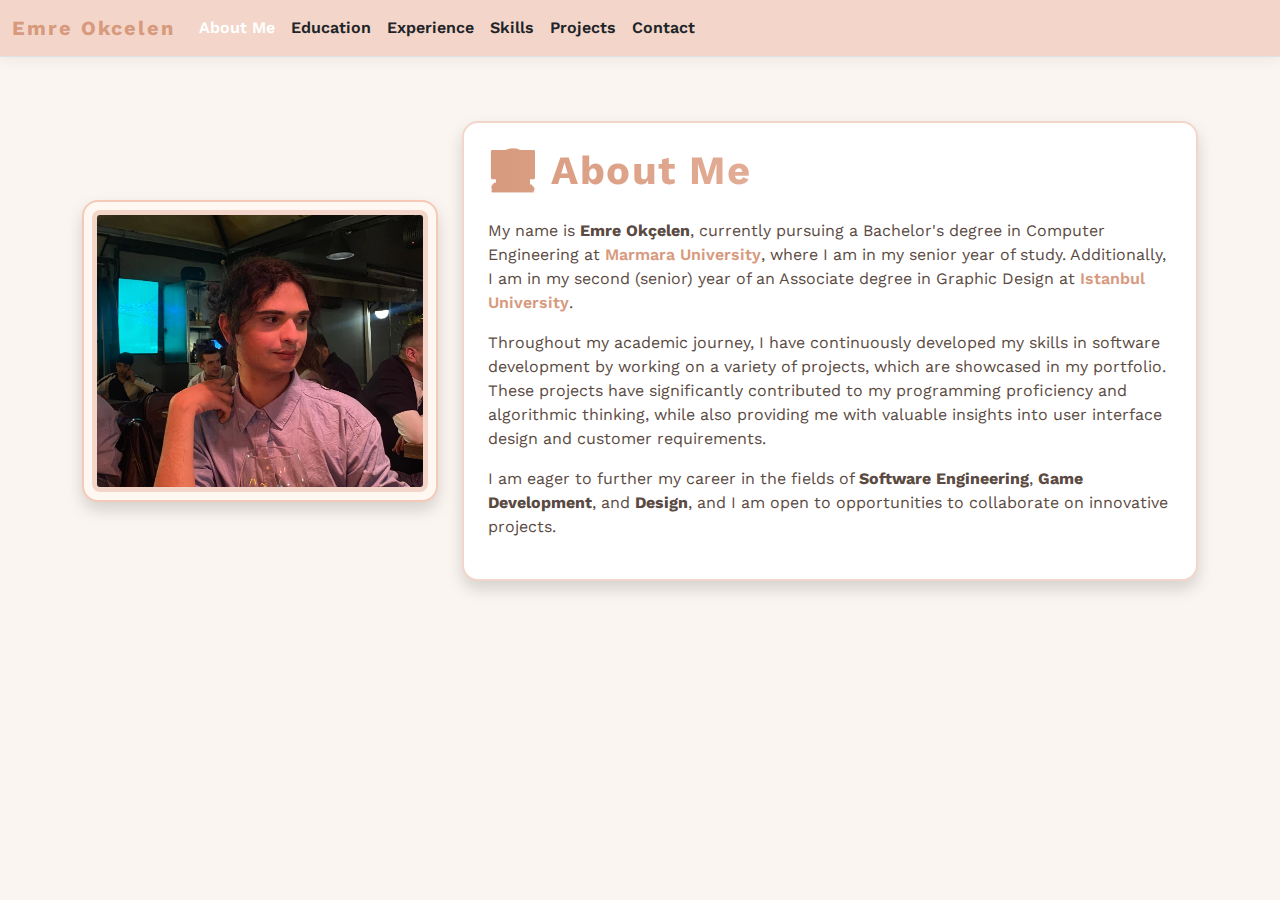
<file: docs/index.html>
﻿<!-- filename: index.html -->
<!DOCTYPE html>
<html lang="en">
<head>
  <meta charset="utf-8" />
  <title>About - Emre Okçelen</title>
  <meta name="viewport" content="width=device-width, initial-scale=1" />
  <link href="https://cdn.jsdelivr.net/npm/bootstrap@5.3.0/dist/css/bootstrap.min.css" rel="stylesheet" />
  <link rel="stylesheet" href="https://cdnjs.cloudflare.com/ajax/libs/font-awesome/6.4.0/css/all.min.css" />
  <link rel="stylesheet" href="css/site.css" />
</head>
<body>
  <header>
    <nav class="navbar navbar-expand-sm navbar-toggleable-sm navbar-light bg-white border-bottom box-shadow mb-3">
      <div class="container-fluid">
        <a class="navbar-brand  no-select">Emre Okcelen</a>
        <button class="navbar-toggler" type="button" data-bs-toggle="collapse" data-bs-target=".navbar-collapse"
                aria-controls="navbarSupportedContent" aria-expanded="false" aria-label="Toggle navigation">
          <span class="navbar-toggler-icon"></span>
        </button>
        <div class="navbar-collapse collapse d-sm-inline-flex justify-content-between">
          <ul class="navbar-nav flex-grow-1">
            <li class="nav-item">
              <a class="nav-link no-select">About Me</a>
            </li>
            <li class="nav-item"><a class="nav-link text-dark" href="education.html">Education</a></li>
            <li class="nav-item"><a class="nav-link text-dark" href="experience.html">Experience</a></li>
            <li class="nav-item"><a class="nav-link text-dark" href="skills.html">Skills</a></li>
            <li class="nav-item"><a class="nav-link text-dark" href="projects.html">Projects</a></li>
            <li class="nav-item"><a class="nav-link text-dark" href="contact.html">Contact</a></li>
          </ul>
        </div>
      </div>
    </nav>
  </header>

  <div class="container py-5 about-wrapper">
    <div class="row justify-content-center align-items-center">
      <div class="col-md-4 text-center mb-4 mb-md-0">
        <a href="https://www.linkedin.com/in/emre-okçelen/" target="_blank" class="profile-link">
          <div class="profile-card shadow rounded-4 p-2">
            <img src="images/emre-profile.png" class="profile-img img-fluid rounded-3" alt="Emre Okçelen" />
          </div>
        </a>
      </div>
      <div class="col-md-8">
        <div class="about-card shadow rounded-4 p-4">
          <h1 class="mb-4 fw-bold text-gradient">👨‍💻 About Me</h1>
          <p>
            My name is <strong>Emre Okçelen</strong>, currently pursuing a Bachelor's degree in Computer Engineering at
            <a href="https://www.marmara.edu.tr/" target="_blank">Marmara University</a>, where I am in my senior year of study.
            Additionally, I am in my second (senior) year of an Associate degree in Graphic Design at
            <a href="https://www.istanbul.edu.tr/" target="_blank">Istanbul University</a>.
          </p>
          <p>
            Throughout my academic journey, I have continuously developed my skills in software development by working on a variety of projects,
            which are showcased in my portfolio. These projects have significantly contributed to my programming proficiency and algorithmic thinking,
            while also providing me with valuable insights into user interface design and customer requirements.
          </p>
          <p>
            I am eager to further my career in the fields of <strong>Software Engineering</strong>, <strong>Game Development</strong>, and <strong>Design</strong>,
            and I am open to opportunities to collaborate on innovative projects.
          </p>
        </div>
      </div>
    </div>
  </div>

  <script src="https://cdn.jsdelivr.net/npm/bootstrap@5.3.0/dist/js/bootstrap.bundle.min.js"></script>
</body>
</html>
</file>
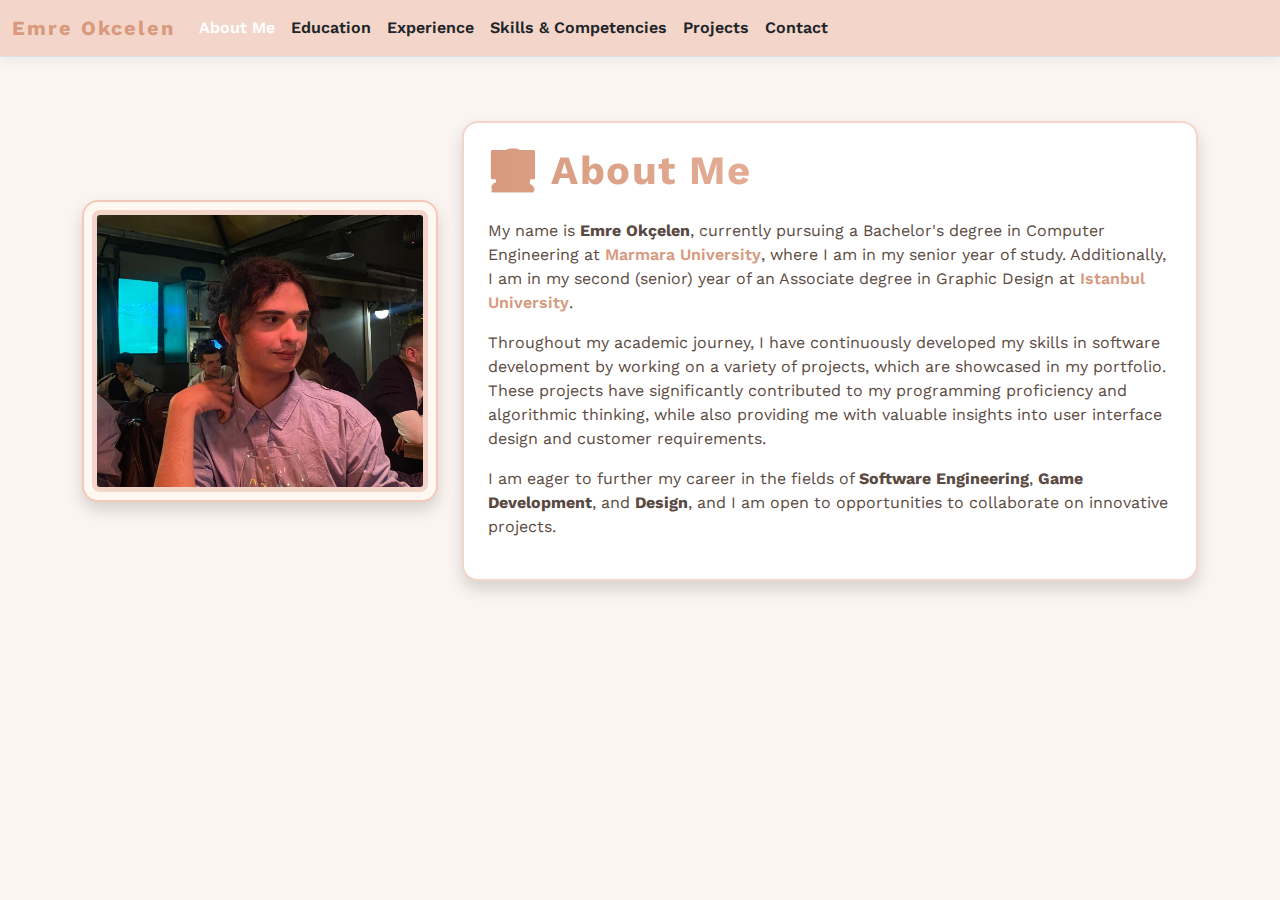
<file: site-root/index.html>
﻿<!-- filename: index.html -->
<!DOCTYPE html>
<html lang="en">
<head>
  <meta charset="utf-8" />
  <title>About - Emre Okçelen</title>
  <meta name="viewport" content="width=device-width, initial-scale=1" />
  <link href="https://cdn.jsdelivr.net/npm/bootstrap@5.3.0/dist/css/bootstrap.min.css" rel="stylesheet" />
  <link rel="stylesheet" href="https://cdnjs.cloudflare.com/ajax/libs/font-awesome/6.4.0/css/all.min.css" />
  <link rel="stylesheet" href="css/site.css" />
</head>
<body>
  <header>
    <nav class="navbar navbar-expand-sm navbar-toggleable-sm navbar-light bg-white border-bottom box-shadow mb-3">
      <div class="container-fluid">
        <a class="navbar-brand  no-select">Emre Okcelen</a>
        <button class="navbar-toggler" type="button" data-bs-toggle="collapse" data-bs-target=".navbar-collapse"
                aria-controls="navbarSupportedContent" aria-expanded="false" aria-label="Toggle navigation">
          <span class="navbar-toggler-icon"></span>
        </button>
        <div class="navbar-collapse collapse d-sm-inline-flex justify-content-between">
          <ul class="navbar-nav flex-grow-1">
            <li class="nav-item">
              <a class="nav-link no-select">About Me</a>
            </li>
            <li class="nav-item"><a class="nav-link text-dark" href="education.html">Education</a></li>
            <li class="nav-item"><a class="nav-link text-dark" href="experience.html">Experience</a></li>
            <li class="nav-item"><a class="nav-link text-dark" href="skills.html">Skills & Competencies</a></li>
            <li class="nav-item"><a class="nav-link text-dark" href="projects.html">Projects</a></li>
            <li class="nav-item"><a class="nav-link text-dark" href="contact.html">Contact</a></li>
          </ul>
        </div>
      </div>
    </nav>
  </header>

  <div class="container py-5 about-wrapper">
    <div class="row justify-content-center align-items-center">
      <div class="col-md-4 text-center mb-4 mb-md-0">
        <a href="https://www.linkedin.com/in/emre-okçelen/" target="_blank" class="profile-link">
          <div class="profile-card shadow rounded-4 p-2">
            <img src="images/emre-profile.png" class="profile-img img-fluid rounded-3" alt="Emre Okçelen" />
          </div>
        </a>
      </div>
      <div class="col-md-8">
        <div class="about-card shadow rounded-4 p-4">
          <h1 class="mb-4 fw-bold text-gradient">👨‍💻 About Me</h1>
          <p>
            My name is <strong>Emre Okçelen</strong>, currently pursuing a Bachelor's degree in Computer Engineering at
            <a href="https://www.marmara.edu.tr/" target="_blank">Marmara University</a>, where I am in my senior year of study.
            Additionally, I am in my second (senior) year of an Associate degree in Graphic Design at
            <a href="https://www.istanbul.edu.tr/" target="_blank">Istanbul University</a>.
          </p>
          <p>
            Throughout my academic journey, I have continuously developed my skills in software development by working on a variety of projects,
            which are showcased in my portfolio. These projects have significantly contributed to my programming proficiency and algorithmic thinking,
            while also providing me with valuable insights into user interface design and customer requirements.
          </p>
          <p>
            I am eager to further my career in the fields of <strong>Software Engineering</strong>, <strong>Game Development</strong>, and <strong>Design</strong>,
            and I am open to opportunities to collaborate on innovative projects.
          </p>
        </div>
      </div>
    </div>
  </div>

  <script src="https://cdn.jsdelivr.net/npm/bootstrap@5.3.0/dist/js/bootstrap.bundle.min.js"></script>
</body>
</html>
</file>
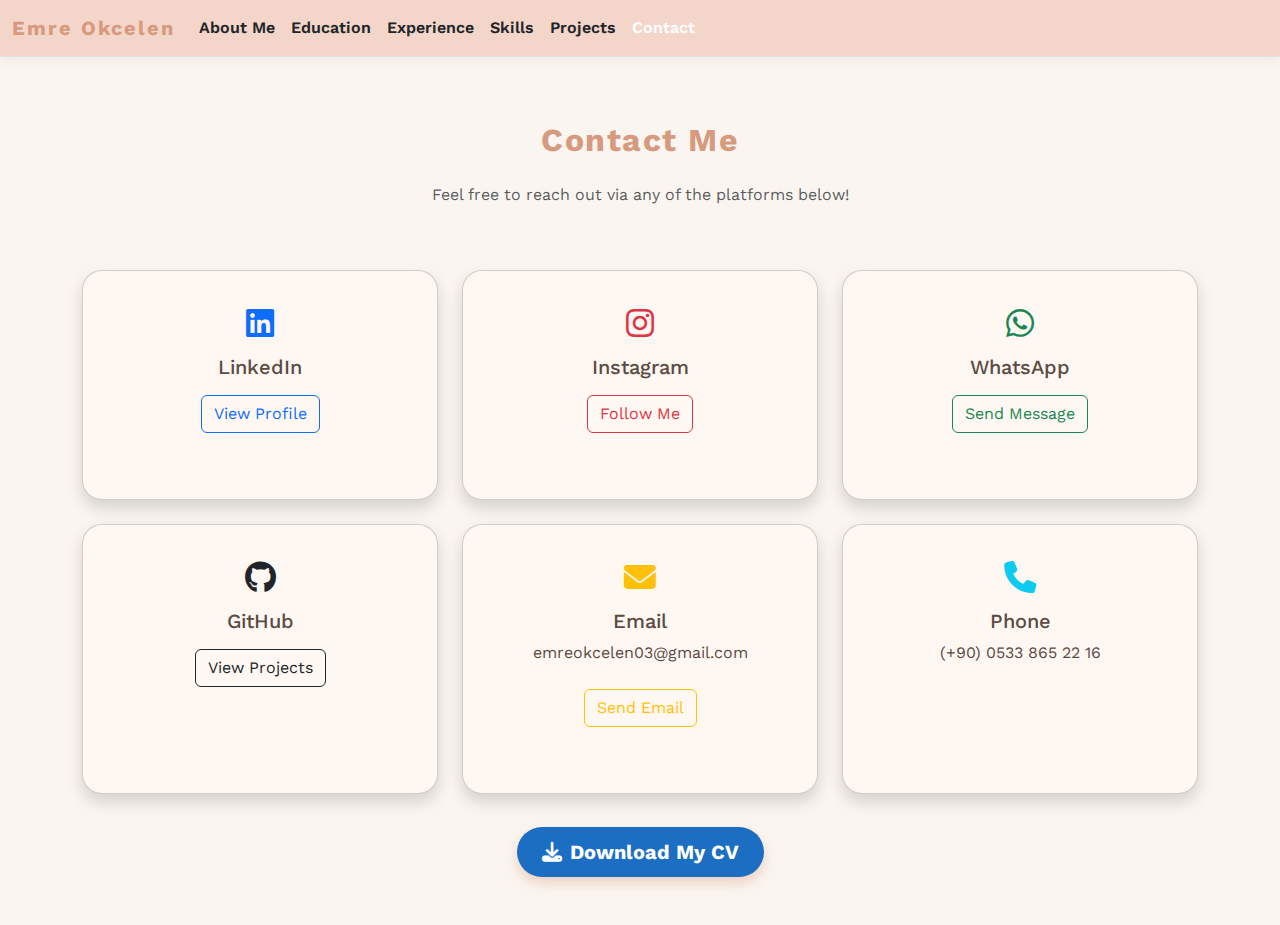
<file: docs/contact.html>
<!-- filename: contact.html -->
<!DOCTYPE html>
<html lang="en">
<head>
  <meta charset="utf-8" />
  <title>Contact - Emre Okçelen</title>
  <meta name="viewport" content="width=device-width, initial-scale=1" />
  <link href="https://cdn.jsdelivr.net/npm/bootstrap@5.3.0/dist/css/bootstrap.min.css" rel="stylesheet" />
  <link rel="stylesheet" href="https://cdnjs.cloudflare.com/ajax/libs/font-awesome/6.4.0/css/all.min.css" />
  <link rel="stylesheet" href="css/site.css" />
</head>
<body>
  <header>
    <nav class="navbar navbar-expand-sm navbar-toggleable-sm navbar-light bg-white border-bottom box-shadow mb-3">
      <div class="container-fluid">
        <a class="navbar-brand" href="index.html">Emre Okcelen</a>
        <button class="navbar-toggler" type="button" data-bs-toggle="collapse" data-bs-target=".navbar-collapse"
                aria-controls="navbarSupportedContent" aria-expanded="false" aria-label="Toggle navigation">
          <span class="navbar-toggler-icon"></span>
        </button>
        <div class="navbar-collapse collapse d-sm-inline-flex justify-content-between">
          <ul class="navbar-nav flex-grow-1">
            <li class="nav-item"><a class="nav-link text-dark" href="index.html">About Me</a></li>
            <li class="nav-item"><a class="nav-link text-dark" href="education.html">Education</a></li>
            <li class="nav-item"><a class="nav-link text-dark" href="experience.html">Experience</a></li>
            <li class="nav-item"><a class="nav-link text-dark" href="skills.html">Skills</a></li>
            <li class="nav-item"><a class="nav-link text-dark" href="projects.html">Projects</a></li>
            <li class="nav-item">
              <a class="nav-link no-select">Contact</a>
            </li>
          </ul>
        </div>
      </div>
    </nav>
  </header>

  <div class="container py-5">
    <h2 class="text-center mb-4">Contact Me</h2>
    <p class="text-center mb-5 text-muted">Feel free to reach out via any of the platforms below!</p>

    <div class="row justify-content-center g-4">
      <!-- LinkedIn -->
      <div class="col-md-4">
        <div class="card shadow h-100 text-center">
          <div class="card-body">
            <i class="fab fa-linkedin fa-2x mb-3 text-primary"></i>
            <h5 class="card-title">LinkedIn</h5>
            <a href="https://www.linkedin.com/in/emre-okçelen/" target="_blank" class="btn btn-outline-primary mt-2">View Profile</a>
          </div>
        </div>
      </div>

      <!-- Instagram -->
      <div class="col-md-4">
        <div class="card shadow h-100 text-center">
          <div class="card-body">
            <i class="fab fa-instagram fa-2x mb-3 text-danger"></i>
            <h5 class="card-title">Instagram</h5>
            <a href="https://www.instagram.com/emreokcelen/?hl=tr" target="_blank" class="btn btn-outline-danger mt-2">Follow Me</a>
          </div>
        </div>
      </div>

      <!-- WhatsApp -->
      <div class="col-md-4">
        <div class="card shadow h-100 text-center">
          <div class="card-body">
            <i class="fab fa-whatsapp fa-2x mb-3 text-success"></i>
            <h5 class="card-title">WhatsApp</h5>
            <a href="https://wa.me/905338652216" target="_blank" class="btn btn-outline-success mt-2">Send Message</a>
          </div>
        </div>
      </div>

      <!-- GitHub -->
      <div class="col-md-4">
        <div class="card shadow h-100 text-center">
          <div class="card-body">
            <i class="fab fa-github fa-2x mb-3 text-dark"></i>
            <h5 class="card-title">GitHub</h5>
            <a href="https://github.com/EmreOkcelen" target="_blank" class="btn btn-outline-dark mt-2">View Projects</a>
          </div>
        </div>
      </div>

      <!-- Email -->
      <div class="col-md-4">
        <div class="card shadow h-100 text-center">
          <div class="card-body">
            <i class="fas fa-envelope fa-2x mb-3 text-warning"></i>
            <h5 class="card-title">Email</h5>
            <p>emreokcelen03@gmail.com</p>
            <a href="mailto:emreokcelen03@gmail.com" class="btn btn-outline-warning mt-2">Send Email</a>
          </div>
        </div>
      </div>

      <!-- Phone -->
      <div class="col-md-4">
        <div class="card shadow h-100 text-center">
          <div class="card-body">
            <i class="fas fa-phone fa-2x mb-3 text-info"></i>
            <h5 class="card-title">Phone</h5>
            <p class="card-text">(+90) 0533 865 22 16</p>
          </div>
        </div>
      </div>
    </div>

    <!-- CV Download -->
    <div class="text-center mt-5">
      <a href="files/Curriculum Vitae_ Emre Okçelen.pdf" class="btn btn-primary btn-lg" download>
        <i class="fas fa-download me-2"></i>Download My CV
      </a>
    </div>
  </div>

  <script src="https://cdn.jsdelivr.net/npm/bootstrap@5.3.0/dist/js/bootstrap.bundle.min.js"></script>
</body>
</html>
</file>
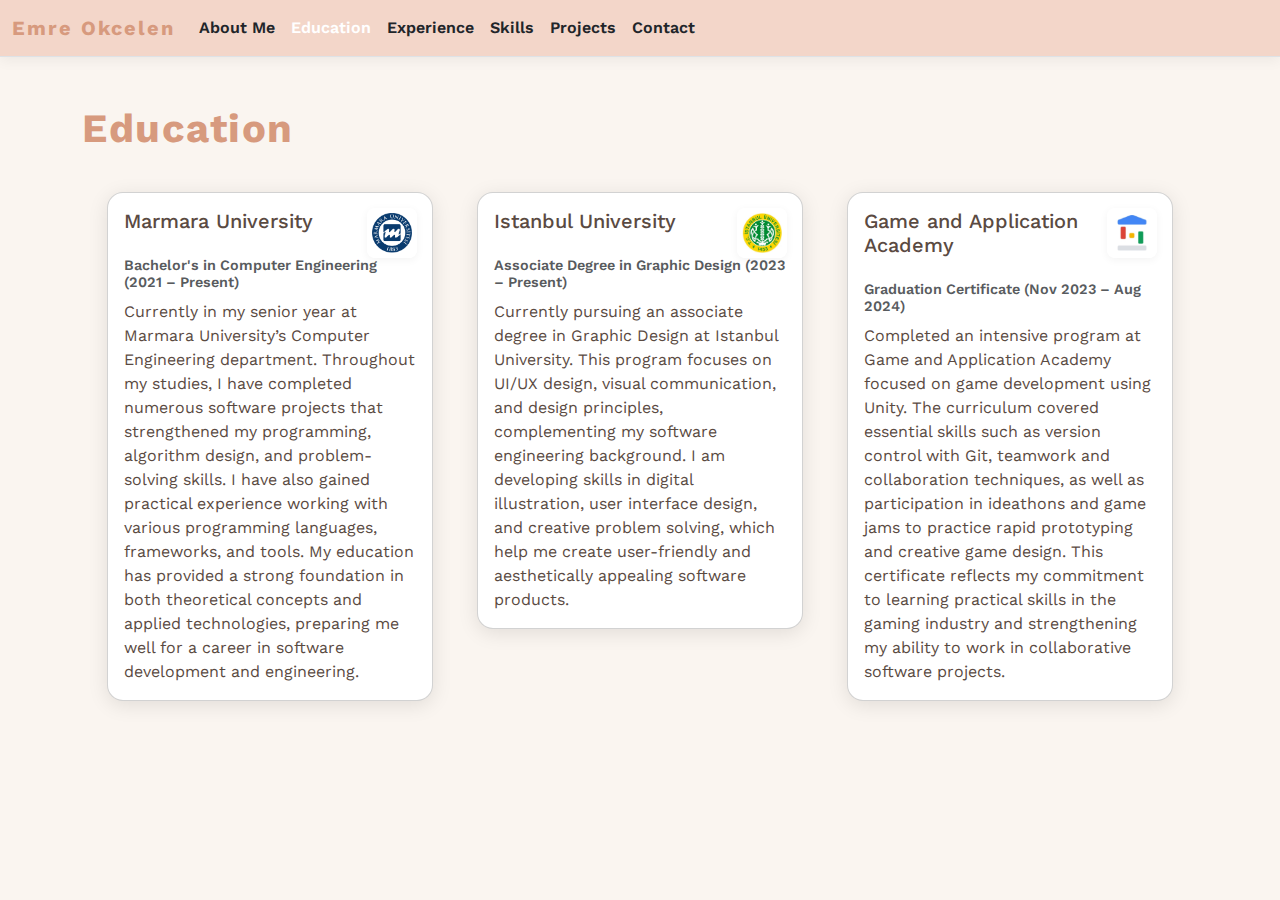
<file: docs/education.html>
<!-- filename: education.html -->
<!DOCTYPE html>
<html lang="en">
<head>
  <meta charset="utf-8" />
  <title>Education - Emre Okçelen</title>
  <meta name="viewport" content="width=device-width, initial-scale=1" />
  <link href="https://cdn.jsdelivr.net/npm/bootstrap@5.3.0/dist/css/bootstrap.min.css" rel="stylesheet" />
  <link rel="stylesheet" href="css/site.css" />
</head>
<body>
  <header>
    <nav class="navbar navbar-expand-sm navbar-toggleable-sm navbar-light bg-white border-bottom box-shadow mb-3">
      <div class="container-fluid">
        <a class="navbar-brand" href="index.html">Emre Okcelen</a>
        <button class="navbar-toggler" type="button" data-bs-toggle="collapse" data-bs-target=".navbar-collapse"
                aria-controls="navbarSupportedContent" aria-expanded="false" aria-label="Toggle navigation">
          <span class="navbar-toggler-icon"></span>
        </button>
        <div class="navbar-collapse collapse d-sm-inline-flex justify-content-between">
          <ul class="navbar-nav flex-grow-1">
            <li class="nav-item"><a class="nav-link text-dark" href="index.html">About Me</a></li>
            <li class="nav-item">
              <a class="nav-link no-select">Education</a>
            </li>
            <li class="nav-item"><a class="nav-link text-dark" href="experience.html">Experience</a></li>
            <li class="nav-item"><a class="nav-link text-dark" href="skills.html">Skills</a></li>
            <li class="nav-item"><a class="nav-link text-dark" href="projects.html">Projects</a></li>
            <li class="nav-item"><a class="nav-link text-dark" href="contact.html">Contact</a></li>
          </ul>
        </div>
      </div>
    </nav>
  </header>

  <div class="container mt-5">
    <h1 class="mb-4">Education</h1>

    <div class="row education-row">
      <div class="col-education">
        <div class="card education-card white-card p-3 mb-4">
          <a href="https://www.marmara.edu.tr/" target="_blank" title="Marmara University Website">
            <img src="images/marmara-logo.png" alt="Marmara University Logo" class="card-logo" />
          </a>
          <h5 class="card-title">Marmara University</h5>
          <h6 class="card-subtitle mb-2 text-muted">Bachelor's in Computer Engineering (2021 – Present)</h6>
          <p class="card-text">
            Currently in my senior year at Marmara University’s Computer Engineering department.
            Throughout my studies, I have completed numerous software projects that strengthened
            my programming, algorithm design, and problem-solving skills. I have also gained practical
            experience working with various programming languages, frameworks, and tools. My education
            has provided a strong foundation in both theoretical concepts and applied technologies,
            preparing me well for a career in software development and engineering.
          </p>
        </div>
      </div>

      <div class="col-education">
        <div class="card education-card white-card p-3 mb-4">
          <a href="https://www.istanbul.edu.tr/tr" target="_blank" title="Istanbul University Website">
            <img src="images/istanbul-logo.png" alt="Istanbul University Logo" class="card-logo" />
          </a>
          <h5 class="card-title">Istanbul University</h5>
          <h6 class="card-subtitle mb-2 text-muted">Associate Degree in Graphic Design (2023 – Present)</h6>
          <p class="card-text">
            Currently pursuing an associate degree in Graphic Design at Istanbul University. This program
            focuses on UI/UX design, visual communication, and design principles, complementing my
            software engineering background. I am developing skills in digital illustration, user interface
            design, and creative problem solving, which help me create user-friendly and aesthetically
            appealing software products.
          </p>
        </div>
      </div>

      <div class="col-education">
        <div class="card education-card white-card p-3 mb-4">
          <a href="https://verified.sertifier.com/tr/verify/85140319606889/" target="_blank" title="Game and Application Academy Certificate">
            <img src="images/gameacademy-logo.png" alt="Game and Application Academy Logo" class="card-logo" />
          </a>
          <h5 class="card-title">Game and Application Academy</h5>
          <h6 class="card-subtitle mb-2 text-muted">Graduation Certificate (Nov 2023 – Aug 2024)</h6>
          <p class="card-text">
            Completed an intensive program at Game and Application Academy focused on game development using
            Unity. The curriculum covered essential skills such as version control with Git, teamwork and
            collaboration techniques, as well as participation in ideathons and game jams to practice rapid
            prototyping and creative game design. This certificate reflects my commitment to learning practical
            skills in the gaming industry and strengthening my ability to work in collaborative software
            projects.
          </p>
        </div>
      </div>
    </div>
  </div>

  <script src="https://cdn.jsdelivr.net/npm/bootstrap@5.3.0/dist/js/bootstrap.bundle.min.js"></script>
</body>
</html>
</file>
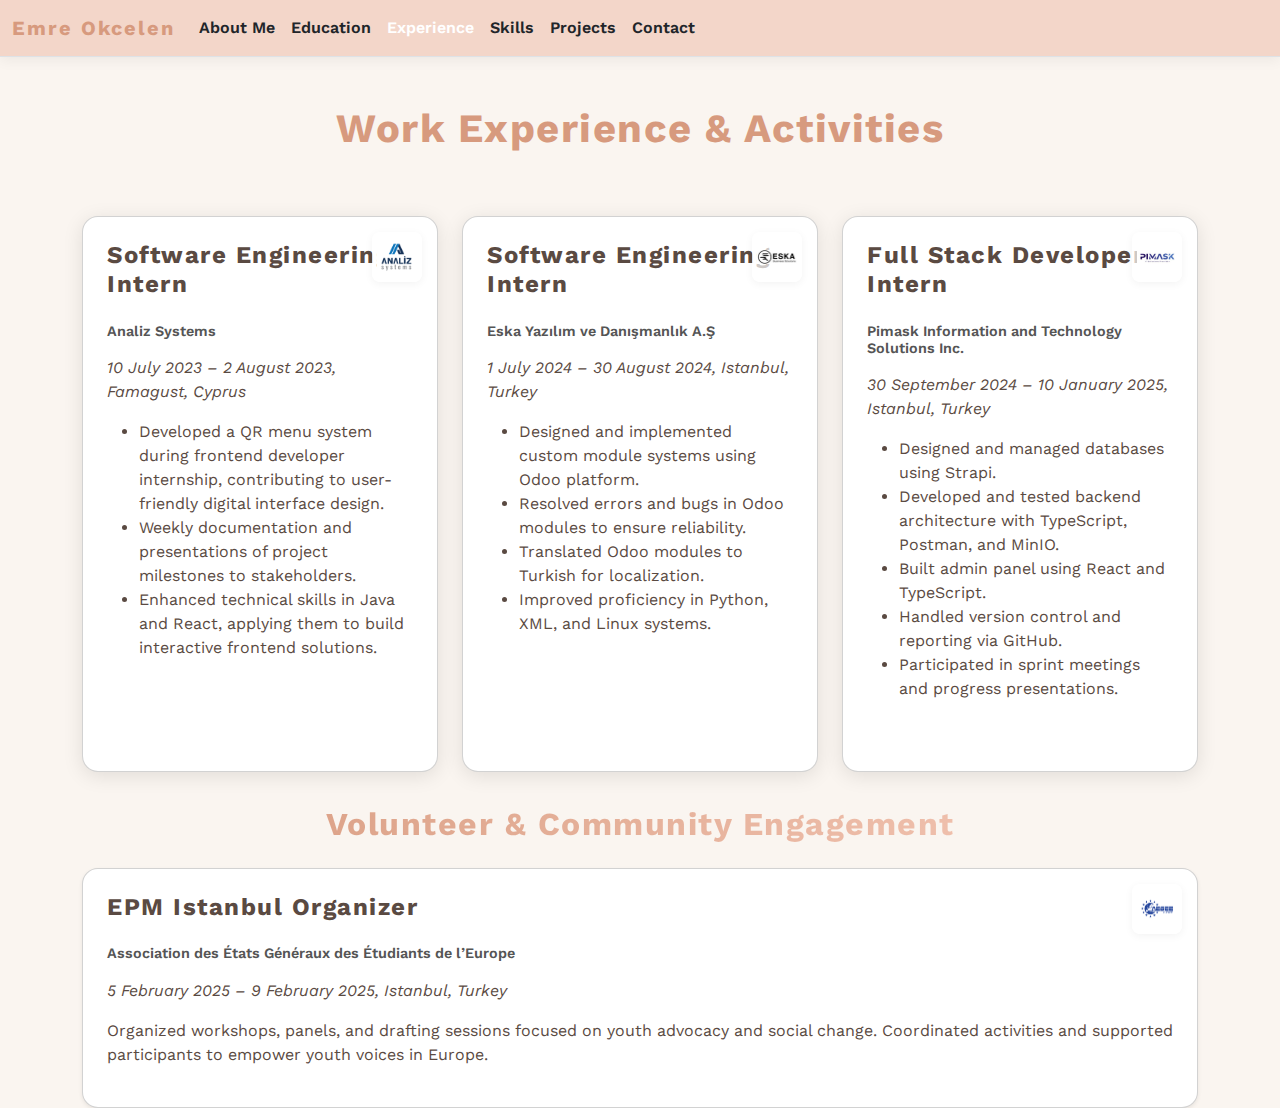
<file: docs/experience.html>
<!-- filename: experience.html -->
<!DOCTYPE html>
<html lang="en">
<head>
  <meta charset="utf-8" />
  <title>Experience - Emre Okçelen</title>
  <meta name="viewport" content="width=device-width, initial-scale=1" />
  <link href="https://cdn.jsdelivr.net/npm/bootstrap@5.3.0/dist/css/bootstrap.min.css" rel="stylesheet" />
  <link rel="stylesheet" href="css/site.css" />
</head>
<body>
  <header>
    <nav class="navbar navbar-expand-sm navbar-toggleable-sm navbar-light bg-white border-bottom box-shadow mb-3">
      <div class="container-fluid">
        <a class="navbar-brand" href="index.html">Emre Okcelen</a>
        <button class="navbar-toggler" type="button" data-bs-toggle="collapse" data-bs-target=".navbar-collapse"
                aria-controls="navbarSupportedContent" aria-expanded="false" aria-label="Toggle navigation">
          <span class="navbar-toggler-icon"></span>
        </button>
        <div class="navbar-collapse collapse d-sm-inline-flex justify-content-between">
          <ul class="navbar-nav flex-grow-1">
            <li class="nav-item"><a class="nav-link text-dark" href="index.html">About Me</a></li>
            <li class="nav-item"><a class="nav-link text-dark" href="education.html">Education</a></li>
            <li class="nav-item">
              <a class="nav-link no-select">Experience</a>
            </li>
            <li class="nav-item"><a class="nav-link text-dark" href="skills.html">Skills</a></li>
            <li class="nav-item"><a class="nav-link text-dark" href="projects.html">Projects</a></li>
            <li class="nav-item"><a class="nav-link text-dark" href="contact.html">Contact</a></li>
          </ul>
        </div>
      </div>
    </nav>
  </header>

  <div class="container mt-5">
    <h1 class="mb-5 text-center">Work Experience & Activities</h1>

    <div class="row gy-4">
      <div class="col-md-4">
        <div class="card p-4 h-100 position-relative white-card">
          <a href="https://analiz-systems.eu/" target="_blank" title="Analiz-Systems Website">
            <img src="images/analiz-logo.png" alt="Analiz Systems Logo" class="card-logo" />
          </a>
          <h4 class="card-title">Software Engineering Intern</h4>
          <h5 class="card-subtitle">Analiz Systems</h5>
          <p><em>10 July 2023 – 2 August 2023, Famagust, Cyprus</em></p>
          <ul>
            <li>Developed a QR menu system during frontend developer internship, contributing to user-friendly digital interface design.</li>
            <li>Weekly documentation and presentations of project milestones to stakeholders.</li>
            <li>Enhanced technical skills in Java and React, applying them to build interactive frontend solutions.</li>
          </ul>
        </div>
      </div>

      <div class="col-md-4">
        <div class="card p-4 h-100 position-relative white-card">
          <a href="https://www.eskayazilim.com.tr/" target="_blank" title="Eska Website">
            <img src="images/eska-logo.png" alt="Eska Yazılım Logo" class="card-logo" />
          </a>
          <h4 class="card-title">Software Engineering Intern</h4>
          <h5 class="card-subtitle">Eska Yazılım ve Danışmanlık A.Ş</h5>
          <p><em>1 July 2024 – 30 August 2024, Istanbul, Turkey</em></p>
          <ul>
            <li>Designed and implemented custom module systems using Odoo platform.</li>
            <li>Resolved errors and bugs in Odoo modules to ensure reliability.</li>
            <li>Translated Odoo modules to Turkish for localization.</li>
            <li>Improved proficiency in Python, XML, and Linux systems.</li>
          </ul>
        </div>
      </div>

      <div class="col-md-4">
        <div class="card p-4 h-100 position-relative white-card">
          <a href="https://www.pimask.com/" target="_blank" title="Pimask Website">
            <img src="images/pimask-logo.png" alt="Pimask Logo" class="card-logo" />
          </a>
          <h4 class="card-title">Full Stack Developer Intern</h4>
          <h5 class="card-subtitle">Pimask Information and Technology Solutions Inc.</h5>
          <p><em>30 September 2024 – 10 January 2025, Istanbul, Turkey</em></p>
          <ul>
            <li>Designed and managed databases using Strapi.</li>
            <li>Developed and tested backend architecture with TypeScript, Postman, and MinIO.</li>
            <li>Built admin panel using React and TypeScript.</li>
            <li>Handled version control and reporting via GitHub.</li>
            <li>Participated in sprint meetings and progress presentations.</li>
          </ul>
        </div>
      </div>
    </div>

    <h2 class="mt-5 mb-4 text-center text-gradient">Volunteer & Community Engagement</h2>
    <div class="card volunteer p-4 shadow-sm position-relative white-card">
      <a href="http://aegeeistanbul.org/" target="_blank" title="AEGEE Istanbul Website">
        <img src="images/aegee-logo.png" alt="AEGEE Istanbul Logo" class="card-logo" />
      </a>
      <h4 class="card-title">EPM Istanbul Organizer</h4>
      <h5 class="card-subtitle">Association des États Généraux des Étudiants de l’Europe</h5>
      <p><em>5 February 2025 – 9 February 2025, Istanbul, Turkey</em></p>
      <p>
        Organized workshops, panels, and drafting sessions focused on youth advocacy and social change. Coordinated activities and supported participants to empower youth voices in Europe.
      </p>
    </div>
  </div>

  <script src="https://cdn.jsdelivr.net/npm/bootstrap@5.3.0/dist/js/bootstrap.bundle.min.js"></script>
</body>
</html>
</file>
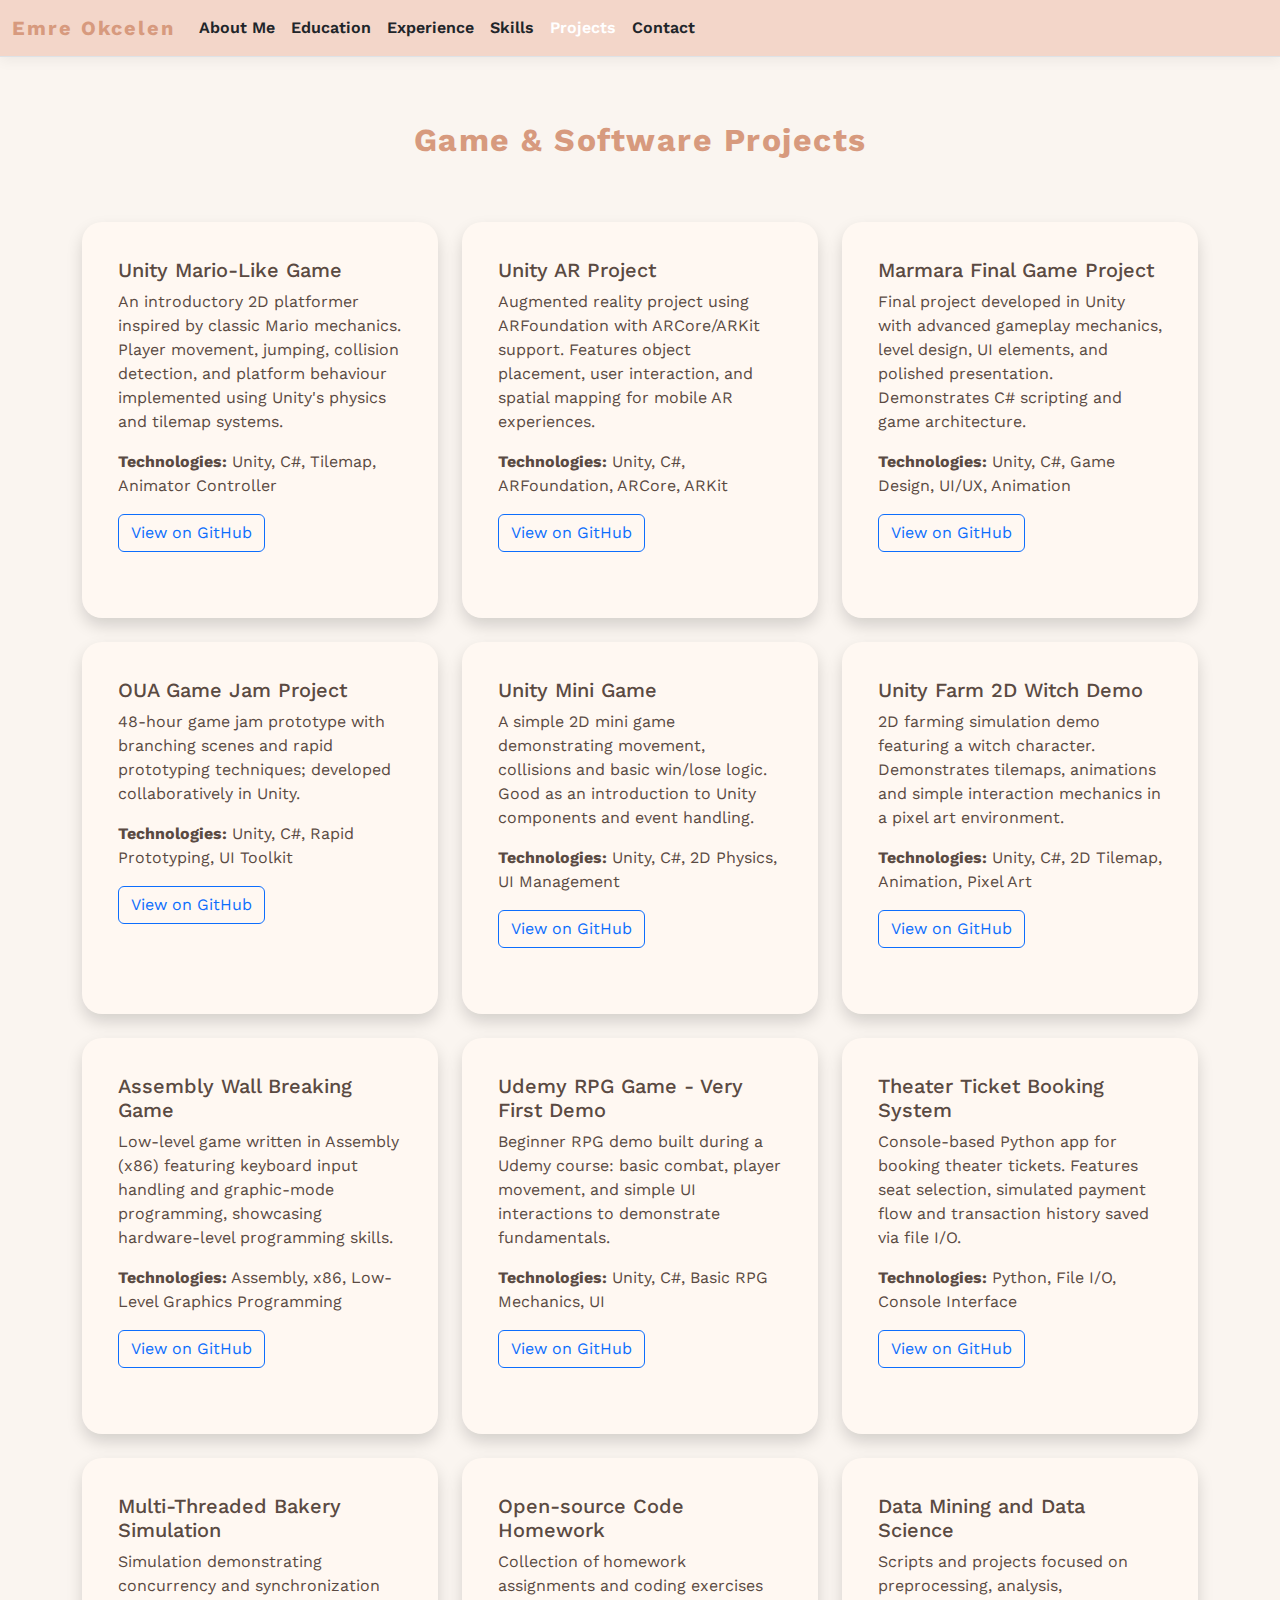
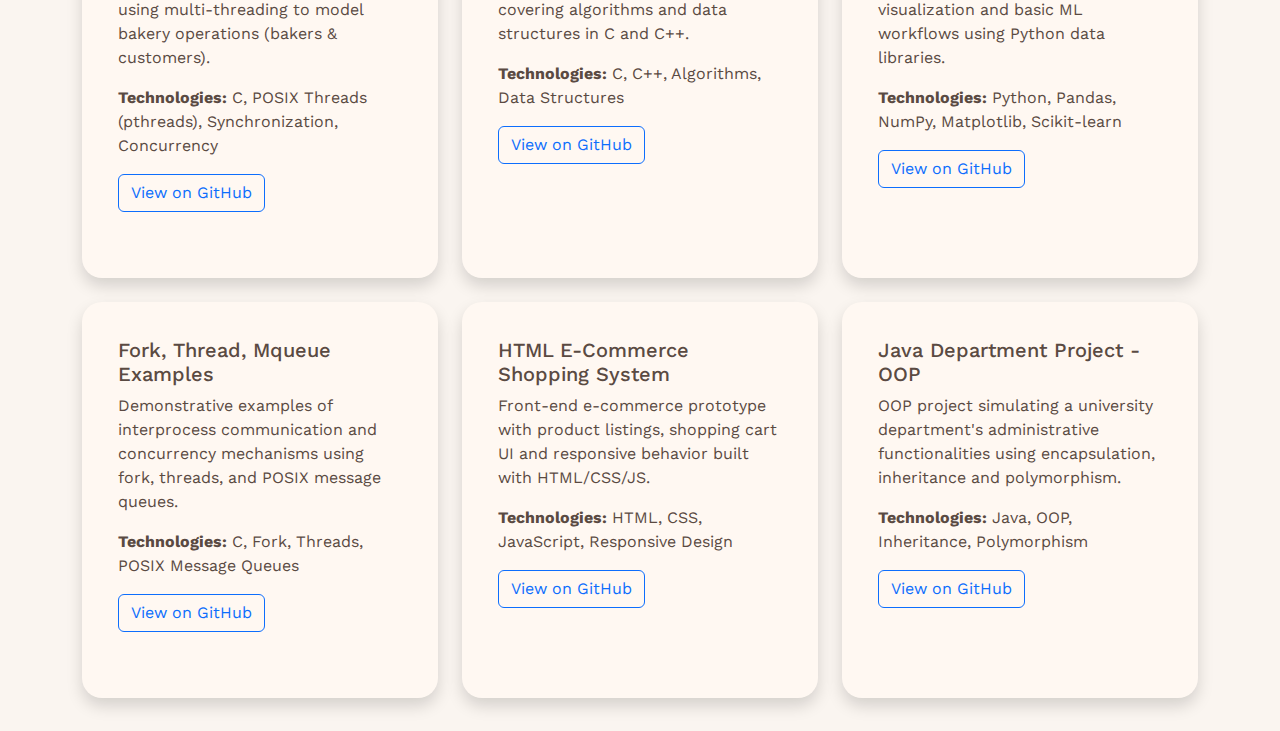
<file: docs/projects.html>
<!-- filename: projects.html -->
<!DOCTYPE html>
<html lang="en">
<head>
  <meta charset="utf-8" />
  <title>Projects - Emre Okçelen</title>
  <meta name="viewport" content="width=device-width, initial-scale=1" />
  <link href="https://cdn.jsdelivr.net/npm/bootstrap@5.3.0/dist/css/bootstrap.min.css" rel="stylesheet" />
  <link rel="stylesheet" href="css/site.css" />
</head>
<body>
  <header>
    <nav class="navbar navbar-expand-sm navbar-toggleable-sm navbar-light bg-white border-bottom box-shadow mb-3">
      <div class="container-fluid">
        <a class="navbar-brand" href="index.html">Emre Okcelen</a>
        <button class="navbar-toggler" type="button" data-bs-toggle="collapse" data-bs-target=".navbar-collapse"
                aria-controls="navbarSupportedContent" aria-expanded="false" aria-label="Toggle navigation">
          <span class="navbar-toggler-icon"></span>
        </button>
        <div class="navbar-collapse collapse d-sm-inline-flex justify-content-between">
          <ul class="navbar-nav flex-grow-1">
            <li class="nav-item"><a class="nav-link text-dark" href="index.html">About Me</a></li>
            <li class="nav-item"><a class="nav-link text-dark" href="education.html">Education</a></li>
            <li class="nav-item"><a class="nav-link text-dark" href="experience.html">Experience</a></li>
            <li class="nav-item"><a class="nav-link text-dark" href="skills.html">Skills</a></li>
            <li class="nav-item">
              <a class="nav-link no-select">Projects</a>
            </li>
            <li class="nav-item"><a class="nav-link text-dark" href="contact.html">Contact</a></li>
          </ul>
        </div>
      </div>
    </nav>
  </header>

  <main class="container py-5">
    <h2 class="mb-5 text-center">Game & Software Projects</h2>

    <div class="row row-cols-1 row-cols-md-2 row-cols-lg-3 g-4">

      <!-- Unity Mario-Like Game Project Demo -->
      <div class="col">
        <div class="card h-100 shadow border-0">
          <div class="card-body">
            <h5 class="card-title">Unity Mario-Like Game</h5>
            <p class="card-text">
              An introductory 2D platformer inspired by classic Mario mechanics. Player movement, jumping, collision detection, and platform behaviour implemented using Unity's physics and tilemap systems.
            </p>
            <p><strong>Technologies:</strong> Unity, C#, Tilemap, Animator Controller</p>
            <a href="https://github.com/EmreOkcelen/Unity-mario-like-game-project-demo" target="_blank" class="btn btn-outline-primary">View on GitHub</a>
          </div>
        </div>
      </div>

      <!-- Unity AR Project -->
      <div class="col">
        <div class="card h-100 shadow border-0">
          <div class="card-body">
            <h5 class="card-title">Unity AR Project</h5>
            <p class="card-text">
              Augmented reality project using ARFoundation with ARCore/ARKit support. Features object placement, user interaction, and spatial mapping for mobile AR experiences.
            </p>
            <p><strong>Technologies:</strong> Unity, C#, ARFoundation, ARCore, ARKit</p>
            <a href="https://github.com/EmreOkcelen/UnityARProject" target="_blank" class="btn btn-outline-primary">View on GitHub</a>
          </div>
        </div>
      </div>

      <!-- Marmara Final Game Project -->
      <div class="col">
        <div class="card h-100 shadow border-0">
          <div class="card-body">
            <h5 class="card-title">Marmara Final Game Project</h5>
            <p class="card-text">
              Final project developed in Unity with advanced gameplay mechanics, level design, UI elements, and polished presentation. Demonstrates C# scripting and game architecture.
            </p>
            <p><strong>Technologies:</strong> Unity, C#, Game Design, UI/UX, Animation</p>
            <a href="https://github.com/EmreOkcelen/Marmara_Final_Game_Project" target="_blank" class="btn btn-outline-primary">View on GitHub</a>
          </div>
        </div>
      </div>

      <!-- OUA Game Jam Project -->
      <div class="col">
        <div class="card h-100 shadow border-0">
          <div class="card-body">
            <h5 class="card-title">OUA Game Jam Project</h5>
            <p class="card-text">
              48-hour game jam prototype with branching scenes and rapid prototyping techniques; developed collaboratively in Unity.
            </p>
            <p><strong>Technologies:</strong> Unity, C#, Rapid Prototyping, UI Toolkit</p>
            <a href="https://github.com/EmreOkcelen/OUA-GameJam" target="_blank" class="btn btn-outline-primary">View on GitHub</a>
          </div>
        </div>
      </div>

      <!-- Unity Mini Game -->
      <div class="col">
        <div class="card h-100 shadow border-0">
          <div class="card-body">
            <h5 class="card-title">Unity Mini Game</h5>
            <p class="card-text">
              A simple 2D mini game demonstrating movement, collisions and basic win/lose logic. Good as an introduction to Unity components and event handling.
            </p>
            <p><strong>Technologies:</strong> Unity, C#, 2D Physics, UI Management</p>
            <a href="https://github.com/EmreOkcelen/Unity_Mini_Game" target="_blank" class="btn btn-outline-primary">View on GitHub</a>
          </div>
        </div>
      </div>

      <!-- Unity Farm 2D Witch Demo -->
      <div class="col">
        <div class="card h-100 shadow border-0">
          <div class="card-body">
            <h5 class="card-title">Unity Farm 2D Witch Demo</h5>
            <p class="card-text">
              2D farming simulation demo featuring a witch character. Demonstrates tilemaps, animations and simple interaction mechanics in a pixel art environment.
            </p>
            <p><strong>Technologies:</strong> Unity, C#, 2D Tilemap, Animation, Pixel Art</p>
            <a href="https://github.com/EmreOkcelen/Unity_Farm2d_Witch_Demo" target="_blank" class="btn btn-outline-primary">View on GitHub</a>
          </div>
        </div>
      </div>

      <!-- Assembly Wall Breaking Game -->
      <div class="col">
        <div class="card h-100 shadow border-0">
          <div class="card-body">
            <h5 class="card-title">Assembly Wall Breaking Game</h5>
            <p class="card-text">
              Low-level game written in Assembly (x86) featuring keyboard input handling and graphic-mode programming, showcasing hardware-level programming skills.
            </p>
            <p><strong>Technologies:</strong> Assembly, x86, Low-Level Graphics Programming</p>
            <a href="https://github.com/EmreOkcelen/Assembly_Wall_Breaking_Game" target="_blank" class="btn btn-outline-primary">View on GitHub</a>
          </div>
        </div>
      </div>

      <!-- Udemy RPG Game Very First Demo -->
      <div class="col">
        <div class="card h-100 shadow border-0">
          <div class="card-body">
            <h5 class="card-title">Udemy RPG Game - Very First Demo</h5>
            <p class="card-text">
              Beginner RPG demo built during a Udemy course: basic combat, player movement, and simple UI interactions to demonstrate fundamentals.
            </p>
            <p><strong>Technologies:</strong> Unity, C#, Basic RPG Mechanics, UI</p>
            <a href="https://github.com/EmreOkcelen/UdemyCourse1-RPG_game-Very-First-Demo-" target="_blank" class="btn btn-outline-primary">View on GitHub</a>
          </div>
        </div>
      </div>

      <!-- Python Theater Ticket System -->
      <div class="col">
        <div class="card h-100 shadow border-0">
          <div class="card-body">
            <h5 class="card-title">Theater Ticket Booking System</h5>
            <p class="card-text">
              Console-based Python app for booking theater tickets. Features seat selection, simulated payment flow and transaction history saved via file I/O.
            </p>
            <p><strong>Technologies:</strong> Python, File I/O, Console Interface</p>
            <a href="https://github.com/EmreOkcelen/Python_Ticket_System_For_Theatre_Project" target="_blank" class="btn btn-outline-primary">View on GitHub</a>
          </div>
        </div>
      </div>

      <!-- Multi-Threaded Bakery Simulation -->
      <div class="col">
        <div class="card h-100 shadow border-0">
          <div class="card-body">
            <h5 class="card-title">Multi-Threaded Bakery Simulation</h5>
            <p class="card-text">
              Simulation demonstrating concurrency and synchronization using multi-threading to model bakery operations (bakers & customers).
            </p>
            <p><strong>Technologies:</strong> C, POSIX Threads (pthreads), Synchronization, Concurrency</p>
            <a href="https://github.com/EmreOkcelen/Multi-Threaded-Bakery-Simulation" target="_blank" class="btn btn-outline-primary">View on GitHub</a>
          </div>
        </div>
      </div>

      <!-- Open-source Code Homework -->
      <div class="col">
        <div class="card h-100 shadow border-0">
          <div class="card-body">
            <h5 class="card-title">Open-source Code Homework</h5>
            <p class="card-text">
              Collection of homework assignments and coding exercises covering algorithms and data structures in C and C++.
            </p>
            <p><strong>Technologies:</strong> C, C++, Algorithms, Data Structures</p>
            <a href="https://github.com/EmreOkcelen/Emre-Okcelen_Open-source-Code-HW" target="_blank" class="btn btn-outline-primary">View on GitHub</a>
          </div>
        </div>
      </div>

      <!-- Data Mining and Data Science -->
      <div class="col">
        <div class="card h-100 shadow border-0">
          <div class="card-body">
            <h5 class="card-title">Data Mining and Data Science</h5>
            <p class="card-text">
              Scripts and projects focused on preprocessing, analysis, visualization and basic ML workflows using Python data libraries.
            </p>
            <p><strong>Technologies:</strong> Python, Pandas, NumPy, Matplotlib, Scikit-learn</p>
            <a href="https://github.com/EmreOkcelen/Data-Mining-and-Data-Science" target="_blank" class="btn btn-outline-primary">View on GitHub</a>
          </div>
        </div>
      </div>

      <!-- Fork, Thread, Mqueue Examples -->
      <div class="col">
        <div class="card h-100 shadow border-0">
          <div class="card-body">
            <h5 class="card-title">Fork, Thread, Mqueue Examples</h5>
            <p class="card-text">
              Demonstrative examples of interprocess communication and concurrency mechanisms using fork, threads, and POSIX message queues.
            </p>
            <p><strong>Technologies:</strong> C, Fork, Threads, POSIX Message Queues</p>
            <a href="https://github.com/EmreOkcelen/Fork-Thread-Mqueue_Examples" target="_blank" class="btn btn-outline-primary">View on GitHub</a>
          </div>
        </div>
      </div>

      <!-- HTML E-Commerce Shopping System -->
      <div class="col">
        <div class="card h-100 shadow border-0">
          <div class="card-body">
            <h5 class="card-title">HTML E-Commerce Shopping System</h5>
            <p class="card-text">
              Front-end e-commerce prototype with product listings, shopping cart UI and responsive behavior built with HTML/CSS/JS.
            </p>
            <p><strong>Technologies:</strong> HTML, CSS, JavaScript, Responsive Design</p>
            <a href="https://github.com/EmreOkcelen/Html_E-Commerce_Shopping-System" target="_blank" class="btn btn-outline-primary">View on GitHub</a>
          </div>
        </div>
      </div>

      <!-- Java Department Project - OOP -->
      <div class="col">
        <div class="card h-100 shadow border-0">
          <div class="card-body">
            <h5 class="card-title">Java Department Project - OOP</h5>
            <p class="card-text">
              OOP project simulating a university department's administrative functionalities using encapsulation, inheritance and polymorphism.
            </p>
            <p><strong>Technologies:</strong> Java, OOP, Inheritance, Polymorphism</p>
            <a href="https://github.com/EmreOkcelen/Java_Department_Project-OOP-" target="_blank" class="btn btn-outline-primary">View on GitHub</a>
          </div>
        </div>
      </div>

    </div>
  </main>

  <script src="https://cdn.jsdelivr.net/npm/bootstrap@5.3.0/dist/js/bootstrap.bundle.min.js"></script>
</body>
</html>
</file>
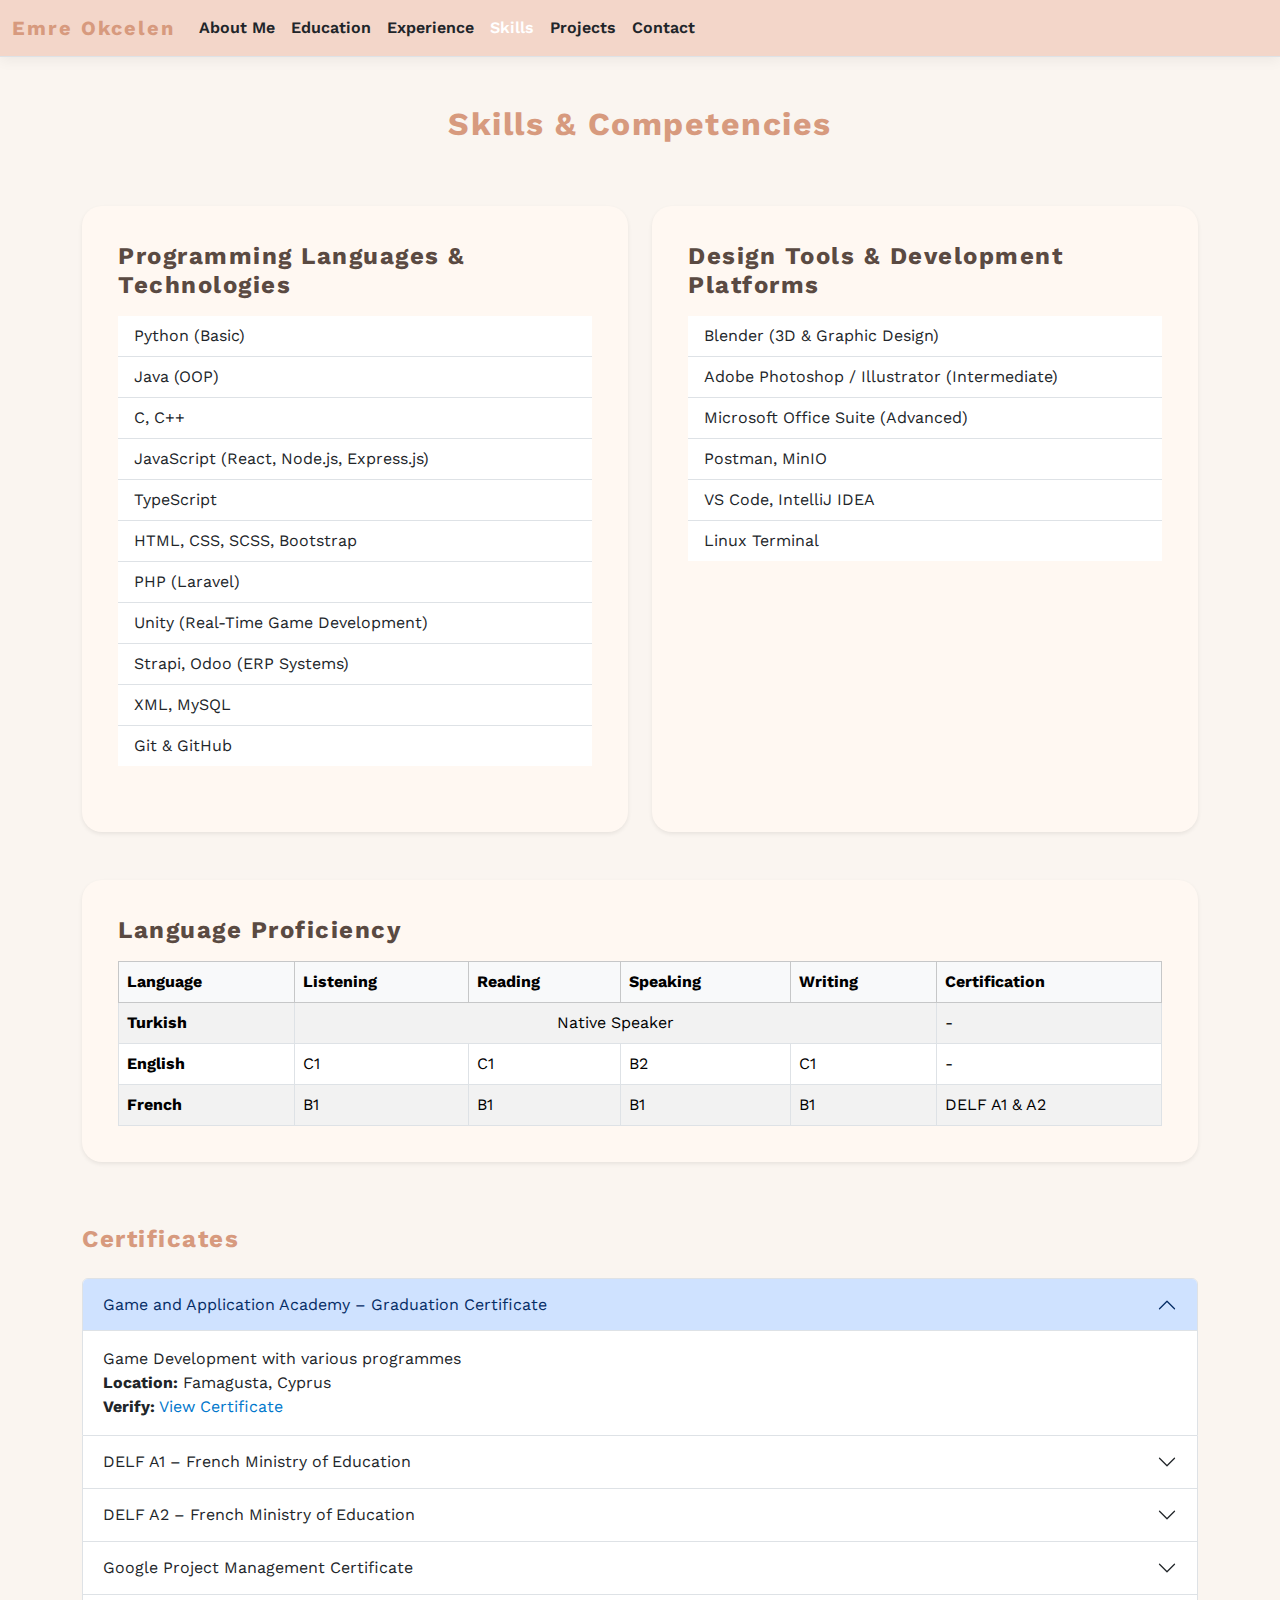
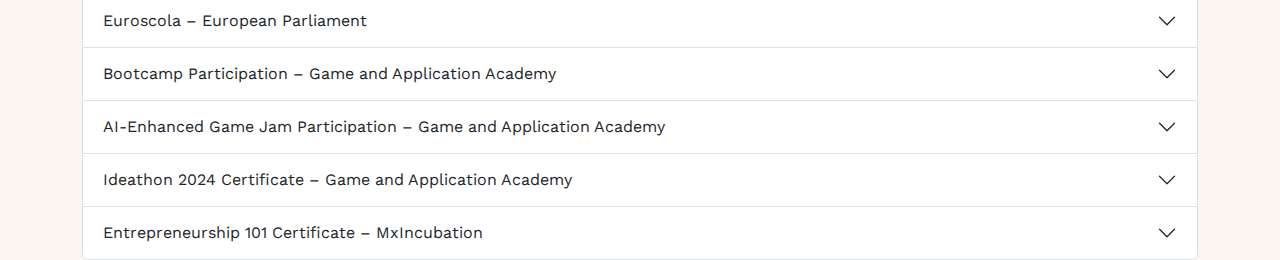
<file: docs/skills.html>
<!-- filename: skills.html -->
<!DOCTYPE html>
<html lang="en">
<head>
  <meta charset="utf-8" />
  <title>Skills - Emre Okçelen</title>
  <meta name="viewport" content="width=device-width, initial-scale=1" />
  <link href="https://cdn.jsdelivr.net/npm/bootstrap@5.3.0/dist/css/bootstrap.min.css" rel="stylesheet" />
  <link rel="stylesheet" href="https://cdnjs.cloudflare.com/ajax/libs/font-awesome/6.4.0/css/all.min.css" />
  <link rel="stylesheet" href="css/site.css" />
</head>
<body>
  <header>
    <nav class="navbar navbar-expand-sm navbar-toggleable-sm navbar-light bg-white border-bottom box-shadow mb-3">
      <div class="container-fluid">
        <a class="navbar-brand" href="index.html">Emre Okcelen</a>
        <button class="navbar-toggler" type="button" data-bs-toggle="collapse" data-bs-target=".navbar-collapse"
                aria-controls="navbarSupportedContent" aria-expanded="false" aria-label="Toggle navigation">
          <span class="navbar-toggler-icon"></span>
        </button>
        <div class="navbar-collapse collapse d-sm-inline-flex justify-content-between">
          <ul class="navbar-nav flex-grow-1">
            <li class="nav-item"><a class="nav-link text-dark" href="index.html">About Me</a></li>
            <li class="nav-item"><a class="nav-link text-dark" href="education.html">Education</a></li>
            <li class="nav-item"><a class="nav-link text-dark" href="experience.html">Experience</a></li>
            <li class="nav-item">
              <a class="nav-link no-select">Skills</a>
            </li>
            <li class="nav-item"><a class="nav-link text-dark" href="projects.html">Projects</a></li>
            <li class="nav-item"><a class="nav-link text-dark" href="contact.html">Contact</a></li>
          </ul>
        </div>
      </div>
    </nav>
  </header>

  <main class="container mt-5 mb-5">
    <h2 class="text-center mb-5">Skills & Competencies</h2>

    <!-- Programming & Tech -->
    <div class="row g-4">
      <div class="col-md-6">
        <div class="card shadow-sm border-0 h-100">
          <div class="card-body">
            <h4 class="card-title mb-3">Programming Languages & Technologies</h4>
            <ul class="list-group list-group-flush">
              <li class="list-group-item">Python (Basic)</li>
              <li class="list-group-item">Java (OOP)</li>
              <li class="list-group-item">C, C++</li>
              <li class="list-group-item">JavaScript (React, Node.js, Express.js)</li>
              <li class="list-group-item">TypeScript</li>
              <li class="list-group-item">HTML, CSS, SCSS, Bootstrap</li>
              <li class="list-group-item">PHP (Laravel)</li>
              <li class="list-group-item">Unity (Real-Time Game Development)</li>
              <li class="list-group-item">Strapi, Odoo (ERP Systems)</li>
              <li class="list-group-item">XML, MySQL</li>
              <li class="list-group-item">Git & GitHub</li>
            </ul>
          </div>
        </div>
      </div>

      <!-- Design Tools -->
      <div class="col-md-6">
        <div class="card shadow-sm border-0 h-100">
          <div class="card-body">
            <h4 class="card-title mb-3">Design Tools & Development Platforms</h4>
            <ul class="list-group list-group-flush">
              <li class="list-group-item">Blender (3D & Graphic Design)</li>
              <li class="list-group-item">Adobe Photoshop / Illustrator (Intermediate)</li>
              <li class="list-group-item">Microsoft Office Suite (Advanced)</li>
              <li class="list-group-item">Postman, MinIO</li>
              <li class="list-group-item">VS Code, IntelliJ IDEA</li>
              <li class="list-group-item">Linux Terminal</li>
            </ul>
          </div>
        </div>
      </div>
    </div>

    <!-- Language Proficiency -->
    <div class="row mt-5">
      <div class="col-md-12">
        <div class="card shadow-sm border-0">
          <div class="card-body">
            <h4 class="card-title mb-3">Language Proficiency</h4>
            <div class="table-responsive">
              <table class="table table-bordered table-striped mb-0">
                <thead class="table-light">
                  <tr>
                    <th>Language</th>
                    <th>Listening</th>
                    <th>Reading</th>
                    <th>Speaking</th>
                    <th>Writing</th>
                    <th>Certification</th>
                  </tr>
                </thead>
                <tbody>
                  <tr>
                    <td><strong>Turkish</strong></td>
                    <td colspan="4" class="text-center">Native Speaker</td>
                    <td>-</td>
                  </tr>
                  <tr>
                    <td><strong>English</strong></td>
                    <td>C1</td>
                    <td>C1</td>
                    <td>B2</td>
                    <td>C1</td>
                    <td>-</td>
                  </tr>
                  <tr>
                    <td><strong>French</strong></td>
                    <td>B1</td>
                    <td>B1</td>
                    <td>B1</td>
                    <td>B1</td>
                    <td>DELF A1 &amp; A2</td>
                  </tr>
                </tbody>
              </table>
            </div>
          </div>
        </div>
      </div>
    </div>

    <!-- Certificates -->
    <div class="row mt-5">
      <div class="col-md-12">
        <h4 class="mb-4">Certificates</h4>
        <div class="accordion" id="certificatesAccordion">

          <div class="accordion-item">
            <h2 class="accordion-header" id="cert1-heading">
              <button class="accordion-button" type="button" data-bs-toggle="collapse" data-bs-target="#cert1" aria-expanded="true" aria-controls="cert1">
                Game and Application Academy – Graduation Certificate
              </button>
            </h2>
            <div id="cert1" class="accordion-collapse collapse show" aria-labelledby="cert1-heading" data-bs-parent="#certificatesAccordion">
              <div class="accordion-body">
                Game Development with various programmes<br />
                <strong>Location:</strong> Famagusta, Cyprus<br />
                <strong>Verify:</strong> <a href="https://verified.sertifier.com/tr/verify/85140319606889/" target="_blank">View Certificate</a>
              </div>
            </div>
          </div>

          <div class="accordion-item">
            <h2 class="accordion-header" id="cert2-heading">
              <button class="accordion-button collapsed" type="button" data-bs-toggle="collapse" data-bs-target="#cert2" aria-expanded="false" aria-controls="cert2">
                DELF A1 – French Ministry of Education
              </button>
            </h2>
            <div id="cert2" class="accordion-collapse collapse" aria-labelledby="cert2-heading" data-bs-parent="#certificatesAccordion">
              <div class="accordion-body">
                <strong>Level:</strong> A1<br />
                <strong>Location:</strong> Famagusta, Cyprus
              </div>
            </div>
          </div>

          <div class="accordion-item">
            <h2 class="accordion-header" id="cert3-heading">
              <button class="accordion-button collapsed" type="button" data-bs-toggle="collapse" data-bs-target="#cert3" aria-expanded="false" aria-controls="cert3">
                DELF A2 – French Ministry of Education
              </button>
            </h2>
            <div id="cert3" class="accordion-collapse collapse" aria-labelledby="cert3-heading" data-bs-parent="#certificatesAccordion">
              <div class="accordion-body">
                <strong>Level:</strong> A2<br />
                <strong>Location:</strong> Istanbul, Türkiye
              </div>
            </div>
          </div>

          <div class="accordion-item">
            <h2 class="accordion-header" id="cert4-heading">
              <button class="accordion-button collapsed" type="button" data-bs-toggle="collapse" data-bs-target="#cert4" aria-expanded="false" aria-controls="cert4">
                Google Project Management Certificate
              </button>
            </h2>
            <div id="cert4" class="accordion-collapse collapse" aria-labelledby="cert4-heading" data-bs-parent="#certificatesAccordion">
              <div class="accordion-body">
                <strong>EQF Level:</strong> 5<br />
                <strong>Location:</strong> Strasbourg, France<br />
                <strong>Verify:</strong> <a href="https://www.coursera.org/account/accomplishments/specialization/HD25XCHMU9X9" target="_blank">View Certificate</a>
              </div>
            </div>
          </div>

          <div class="accordion-item">
            <h2 class="accordion-header" id="cert5-heading">
              <button class="accordion-button collapsed" type="button" data-bs-toggle="collapse" data-bs-target="#cert5" aria-expanded="false" aria-controls="cert5">
                Euroscola – European Parliament
              </button>
            </h2>
            <div id="cert5" class="accordion-collapse collapse" aria-labelledby="cert5-heading" data-bs-parent="#certificatesAccordion">
              <div class="accordion-body">
                Participated in youth program of the European Parliament.<br />
                <strong>Location:</strong> Istanbul, Türkiye<br />
                <strong>Website:</strong> <a href="https://youth.europarl.europa.eu/more-information/euroscola.html" target="_blank">Learn More</a>
              </div>
            </div>
          </div>

          <div class="accordion-item">
            <h2 class="accordion-header" id="cert6-heading">
              <button class="accordion-button collapsed" type="button" data-bs-toggle="collapse" data-bs-target="#cert6" aria-expanded="false" aria-controls="cert6">
                Bootcamp Participation – Game and Application Academy
              </button>
            </h2>
            <div id="cert6" class="accordion-collapse collapse" aria-labelledby="cert6-heading" data-bs-parent="#certificatesAccordion">
              <div class="accordion-body">
                Participated in intensive bootcamp training.<br />
                <strong>Location:</strong> Istanbul, Türkiye<br />
                <strong>Verify:</strong> <a href="https://verified.sertifier.com/tr/verify/40269942973756/" target="_blank">View Certificate</a>
              </div>
            </div>
          </div>

          <div class="accordion-item">
            <h2 class="accordion-header" id="cert7-heading">
              <button class="accordion-button collapsed" type="button" data-bs-toggle="collapse" data-bs-target="#cert7" aria-expanded="false" aria-controls="cert7">
                AI-Enhanced Game Jam Participation – Game and Application Academy
              </button>
            </h2>
            <div id="cert7" class="accordion-collapse collapse" aria-labelledby="cert7-heading" data-bs-parent="#certificatesAccordion">
              <div class="accordion-body">
                Joined AI-supported game development jam.<br />
                <strong>Location:</strong> Istanbul, Türkiye<br />
                <strong>Verify:</strong> <a href="https://verified.sertifier.com/en/verify/14335551865120/" target="_blank">View Certificate</a>
              </div>
            </div>
          </div>

          <div class="accordion-item">
            <h2 class="accordion-header" id="cert8-heading">
              <button class="accordion-button collapsed" type="button" data-bs-toggle="collapse" data-bs-target="#cert8" aria-expanded="false" aria-controls="cert8">
                Ideathon 2024 Certificate – Game and Application Academy
              </button>
            </h2>
            <div id="cert8" class="accordion-collapse collapse" aria-labelledby="cert8-heading" data-bs-parent="#certificatesAccordion">
              <div class="accordion-body">
                Participated in 2024 Ideathon event.<br />
                <strong>Location:</strong> Istanbul, Türkiye<br />
                <strong>Verify:</strong> <a href="https://verified.sertifier.com/en/verify/19714090382088/" target="_blank">View Certificate</a>
              </div>
            </div>
          </div>

          <div class="accordion-item">
            <h2 class="accordion-header" id="cert9-heading">
              <button class="accordion-button collapsed" type="button" data-bs-toggle="collapse" data-bs-target="#cert9" aria-expanded="false" aria-controls="cert9">
                Entrepreneurship 101 Certificate – MxIncubation
              </button>
            </h2>
            <div id="cert9" class="accordion-collapse collapse" aria-labelledby="cert9-heading" data-bs-parent="#certificatesAccordion">
              <div class="accordion-body">
                Completed introductory entrepreneurship training.<br />
                <strong>Verify:</strong> <a href="https://verified.sertifier.com/tr/verify/30561494419550/" target="_blank">View Certificate</a>
              </div>
            </div>
          </div>

        </div>
      </div>
    </div>
  </main>

  <script src="https://cdn.jsdelivr.net/npm/bootstrap@5.3.0/dist/js/bootstrap.bundle.min.js"></script>
</body>
</html>
</file>
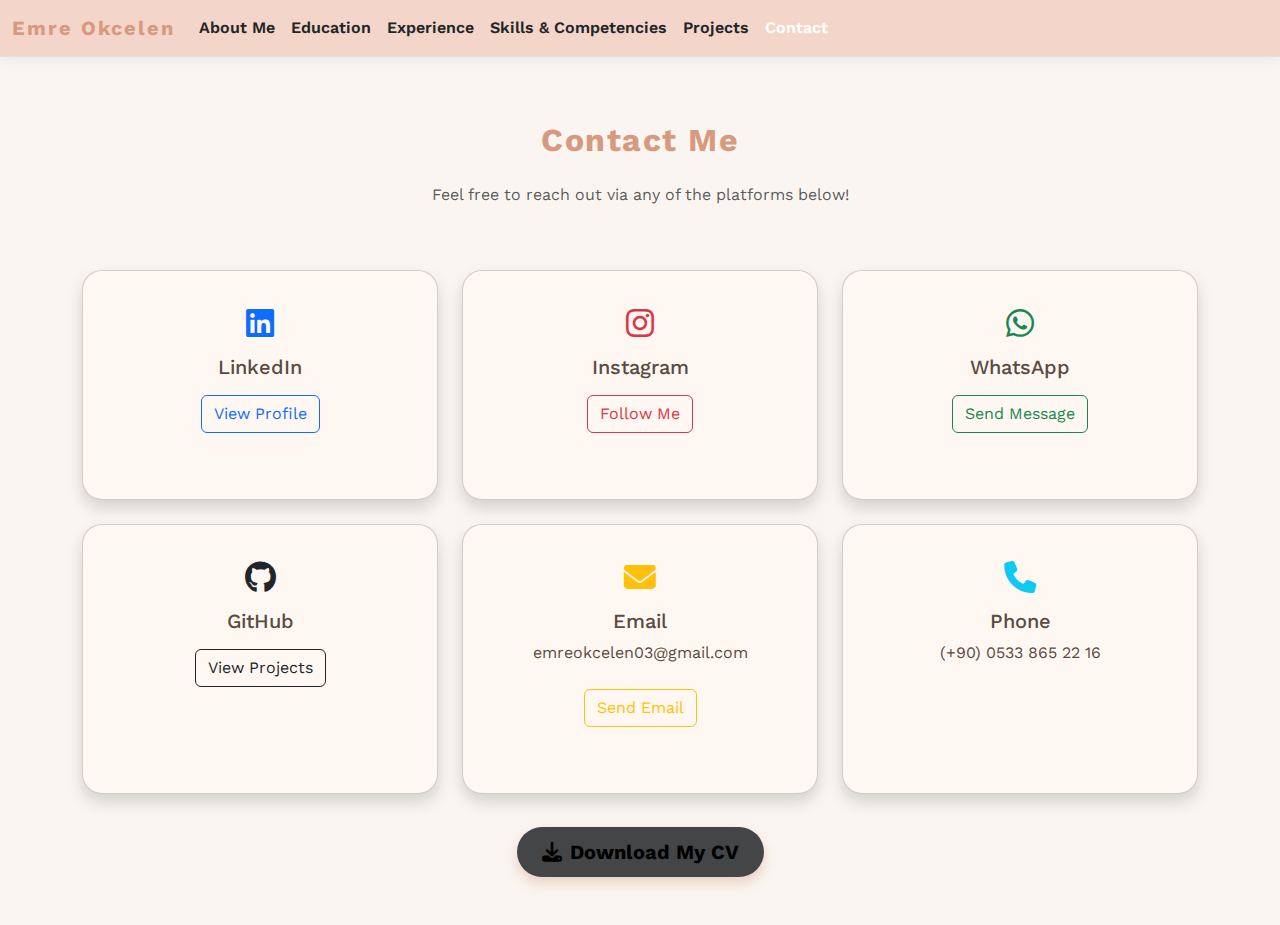
<file: site-root/contact.html>
<!-- filename: contact.html -->
<!DOCTYPE html>
<html lang="en">
<head>
  <meta charset="utf-8" />
  <title>Contact - Emre Okçelen</title>
  <meta name="viewport" content="width=device-width, initial-scale=1" />
  <link href="https://cdn.jsdelivr.net/npm/bootstrap@5.3.0/dist/css/bootstrap.min.css" rel="stylesheet" />
  <link rel="stylesheet" href="https://cdnjs.cloudflare.com/ajax/libs/font-awesome/6.4.0/css/all.min.css" />
  <link rel="stylesheet" href="css/site.css" />
</head>
<body>
  <header>
    <nav class="navbar navbar-expand-sm navbar-toggleable-sm navbar-light bg-white border-bottom box-shadow mb-3">
      <div class="container-fluid">
        <a class="navbar-brand" href="index.html">Emre Okcelen</a>
        <button class="navbar-toggler" type="button" data-bs-toggle="collapse" data-bs-target=".navbar-collapse"
                aria-controls="navbarSupportedContent" aria-expanded="false" aria-label="Toggle navigation">
          <span class="navbar-toggler-icon"></span>
        </button>
        <div class="navbar-collapse collapse d-sm-inline-flex justify-content-between">
          <ul class="navbar-nav flex-grow-1">
            <li class="nav-item"><a class="nav-link text-dark" href="index.html">About Me</a></li>
            <li class="nav-item"><a class="nav-link text-dark" href="education.html">Education</a></li>
            <li class="nav-item"><a class="nav-link text-dark" href="experience.html">Experience</a></li>
            <li class="nav-item"><a class="nav-link text-dark" href="skills.html">Skills & Competencies</a></li>
            <li class="nav-item"><a class="nav-link text-dark" href="projects.html">Projects</a></li>
            <li class="nav-item">
              <a class="nav-link no-select">Contact</a>
            </li>
          </ul>
        </div>
      </div>
    </nav>
  </header>

  <div class="container py-5">
    <h2 class="text-center mb-4">Contact Me</h2>
    <p class="text-center mb-5 text-muted">Feel free to reach out via any of the platforms below!</p>

    <div class="row justify-content-center g-4">
      <!-- LinkedIn -->
      <div class="col-md-4">
        <div class="card shadow h-100 text-center">
          <div class="card-body">
            <i class="fab fa-linkedin fa-2x mb-3 text-primary"></i>
            <h5 class="card-title">LinkedIn</h5>
            <a href="https://www.linkedin.com/in/emre-okçelen/" target="_blank" class="btn btn-outline-primary mt-2">View Profile</a>
          </div>
        </div>
      </div>

      <!-- Instagram -->
      <div class="col-md-4">
        <div class="card shadow h-100 text-center">
          <div class="card-body">
            <i class="fab fa-instagram fa-2x mb-3 text-danger"></i>
            <h5 class="card-title">Instagram</h5>
            <a href="https://www.instagram.com/emreokcelen/?hl=tr" target="_blank" class="btn btn-outline-danger mt-2">Follow Me</a>
          </div>
        </div>
      </div>

      <!-- WhatsApp -->
      <div class="col-md-4">
        <div class="card shadow h-100 text-center">
          <div class="card-body">
            <i class="fab fa-whatsapp fa-2x mb-3 text-success"></i>
            <h5 class="card-title">WhatsApp</h5>
            <a href="https://wa.me/905338652216" target="_blank" class="btn btn-outline-success mt-2">Send Message</a>
          </div>
        </div>
      </div>

      <!-- GitHub -->
      <div class="col-md-4">
        <div class="card shadow h-100 text-center">
          <div class="card-body">
            <i class="fab fa-github fa-2x mb-3 text-dark"></i>
            <h5 class="card-title">GitHub</h5>
            <a href="https://github.com/EmreOkcelen" target="_blank" class="btn btn-outline-dark mt-2">View Projects</a>
          </div>
        </div>
      </div>

      <!-- Email -->
      <div class="col-md-4">
        <div class="card shadow h-100 text-center">
          <div class="card-body">
            <i class="fas fa-envelope fa-2x mb-3 text-warning"></i>
            <h5 class="card-title">Email</h5>
            <p>emreokcelen03@gmail.com</p>
            <a href="mailto:emreokcelen03@gmail.com" class="btn btn-outline-warning mt-2">Send Email</a>
          </div>
        </div>
      </div>

      <!-- Phone -->
      <div class="col-md-4">
        <div class="card shadow h-100 text-center">
          <div class="card-body">
            <i class="fas fa-phone fa-2x mb-3 text-info"></i>
            <h5 class="card-title">Phone</h5>
            <p class="card-text">(+90) 0533 865 22 16</p>
          </div>
        </div>
      </div>
    </div>

    <!-- CV Download -->
    <div class="text-center mt-5">
      <a href="files/Curriculum Vitae_ Emre Okçelen.pdf" class="btn btn-primary btn-lg" download>
        <i class="fas fa-download me-2"></i>Download My CV
      </a>
    </div>
  </div>

  <script src="https://cdn.jsdelivr.net/npm/bootstrap@5.3.0/dist/js/bootstrap.bundle.min.js"></script>
</body>
</html>
</file>
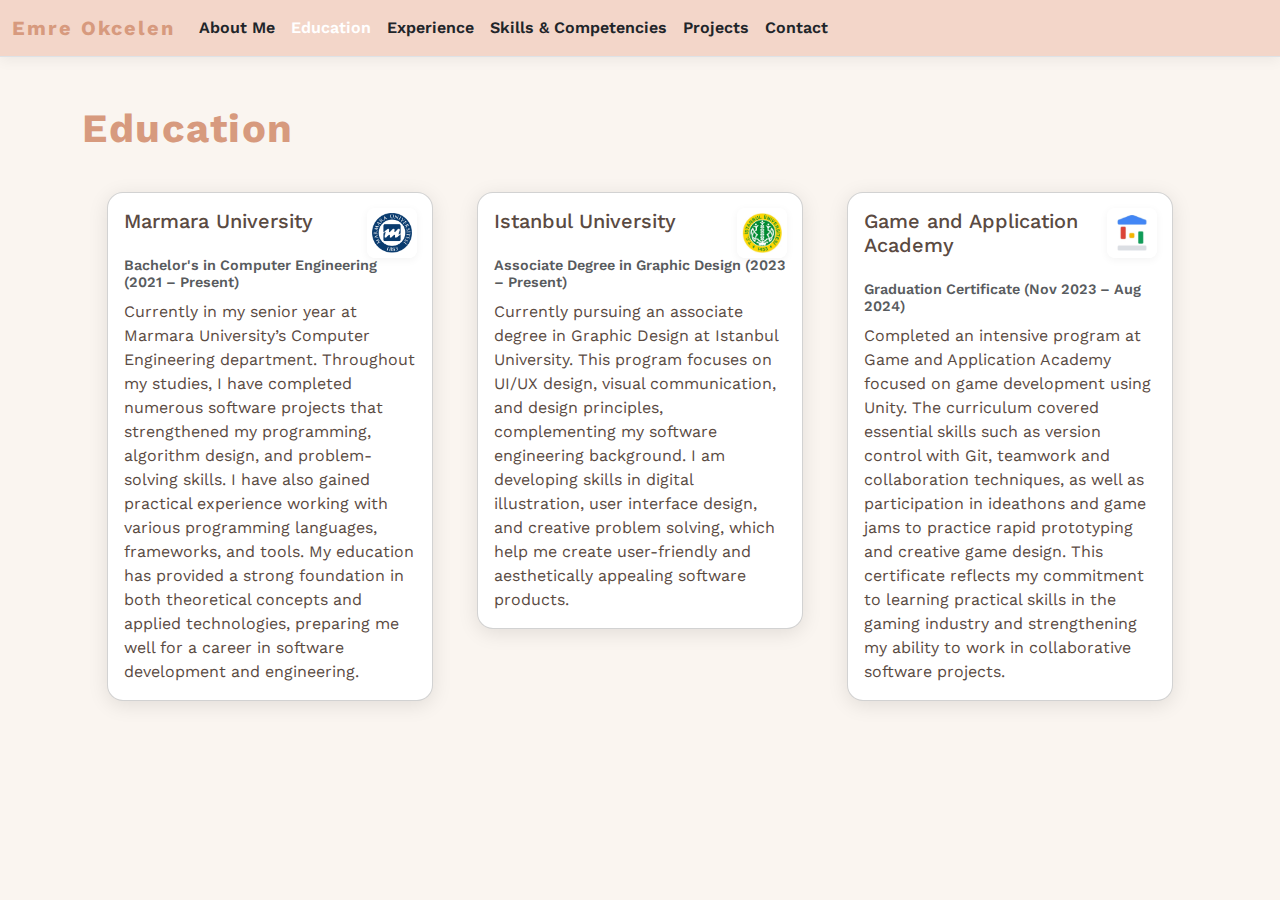
<file: site-root/education.html>
<!-- filename: education.html -->
<!DOCTYPE html>
<html lang="en">
<head>
  <meta charset="utf-8" />
  <title>Education - Emre Okçelen</title>
  <meta name="viewport" content="width=device-width, initial-scale=1" />
  <link href="https://cdn.jsdelivr.net/npm/bootstrap@5.3.0/dist/css/bootstrap.min.css" rel="stylesheet" />
  <link rel="stylesheet" href="css/site.css" />
</head>
<body>
  <header>
    <nav class="navbar navbar-expand-sm navbar-toggleable-sm navbar-light bg-white border-bottom box-shadow mb-3">
      <div class="container-fluid">
        <a class="navbar-brand" href="index.html">Emre Okcelen</a>
        <button class="navbar-toggler" type="button" data-bs-toggle="collapse" data-bs-target=".navbar-collapse"
                aria-controls="navbarSupportedContent" aria-expanded="false" aria-label="Toggle navigation">
          <span class="navbar-toggler-icon"></span>
        </button>
        <div class="navbar-collapse collapse d-sm-inline-flex justify-content-between">
          <ul class="navbar-nav flex-grow-1">
            <li class="nav-item"><a class="nav-link text-dark" href="index.html">About Me</a></li>
            <li class="nav-item">
              <a class="nav-link no-select">Education</a>
            </li>
            <li class="nav-item"><a class="nav-link text-dark" href="experience.html">Experience</a></li>
            <li class="nav-item"><a class="nav-link text-dark" href="skills.html">Skills & Competencies</a></li>
            <li class="nav-item"><a class="nav-link text-dark" href="projects.html">Projects</a></li>
            <li class="nav-item"><a class="nav-link text-dark" href="contact.html">Contact</a></li>
          </ul>
        </div>
      </div>
    </nav>
  </header>

  <div class="container mt-5">
    <h1 class="mb-4">Education</h1>

    <div class="row education-row">
      <div class="col-education">
        <div class="card education-card white-card p-3 mb-4">
          <a href="https://www.marmara.edu.tr/" target="_blank" title="Marmara University Website">
            <img src="images/marmara-logo.png" alt="Marmara University Logo" class="card-logo" />
          </a>
          <h5 class="card-title">Marmara University</h5>
          <h6 class="card-subtitle mb-2 text-muted">Bachelor's in Computer Engineering (2021 – Present)</h6>
          <p class="card-text">
            Currently in my senior year at Marmara University’s Computer Engineering department.
            Throughout my studies, I have completed numerous software projects that strengthened
            my programming, algorithm design, and problem-solving skills. I have also gained practical
            experience working with various programming languages, frameworks, and tools. My education
            has provided a strong foundation in both theoretical concepts and applied technologies,
            preparing me well for a career in software development and engineering.
          </p>
        </div>
      </div>

      <div class="col-education">
        <div class="card education-card white-card p-3 mb-4">
          <a href="https://www.istanbul.edu.tr/tr" target="_blank" title="Istanbul University Website">
            <img src="images/istanbul-logo.png" alt="Istanbul University Logo" class="card-logo" />
          </a>
          <h5 class="card-title">Istanbul University</h5>
          <h6 class="card-subtitle mb-2 text-muted">Associate Degree in Graphic Design (2023 – Present)</h6>
          <p class="card-text">
            Currently pursuing an associate degree in Graphic Design at Istanbul University. This program
            focuses on UI/UX design, visual communication, and design principles, complementing my
            software engineering background. I am developing skills in digital illustration, user interface
            design, and creative problem solving, which help me create user-friendly and aesthetically
            appealing software products.
          </p>
        </div>
      </div>

      <div class="col-education">
        <div class="card education-card white-card p-3 mb-4">
          <a href="https://verified.sertifier.com/tr/verify/85140319606889/" target="_blank" title="Game and Application Academy Certificate">
            <img src="images/gameacademy-logo.png" alt="Game and Application Academy Logo" class="card-logo" />
          </a>
          <h5 class="card-title">Game and Application Academy</h5>
          <h6 class="card-subtitle mb-2 text-muted">Graduation Certificate (Nov 2023 – Aug 2024)</h6>
          <p class="card-text">
            Completed an intensive program at Game and Application Academy focused on game development using
            Unity. The curriculum covered essential skills such as version control with Git, teamwork and
            collaboration techniques, as well as participation in ideathons and game jams to practice rapid
            prototyping and creative game design. This certificate reflects my commitment to learning practical
            skills in the gaming industry and strengthening my ability to work in collaborative software
            projects.
          </p>
        </div>
      </div>
    </div>
  </div>

  <script src="https://cdn.jsdelivr.net/npm/bootstrap@5.3.0/dist/js/bootstrap.bundle.min.js"></script>
</body>
</html>
</file>
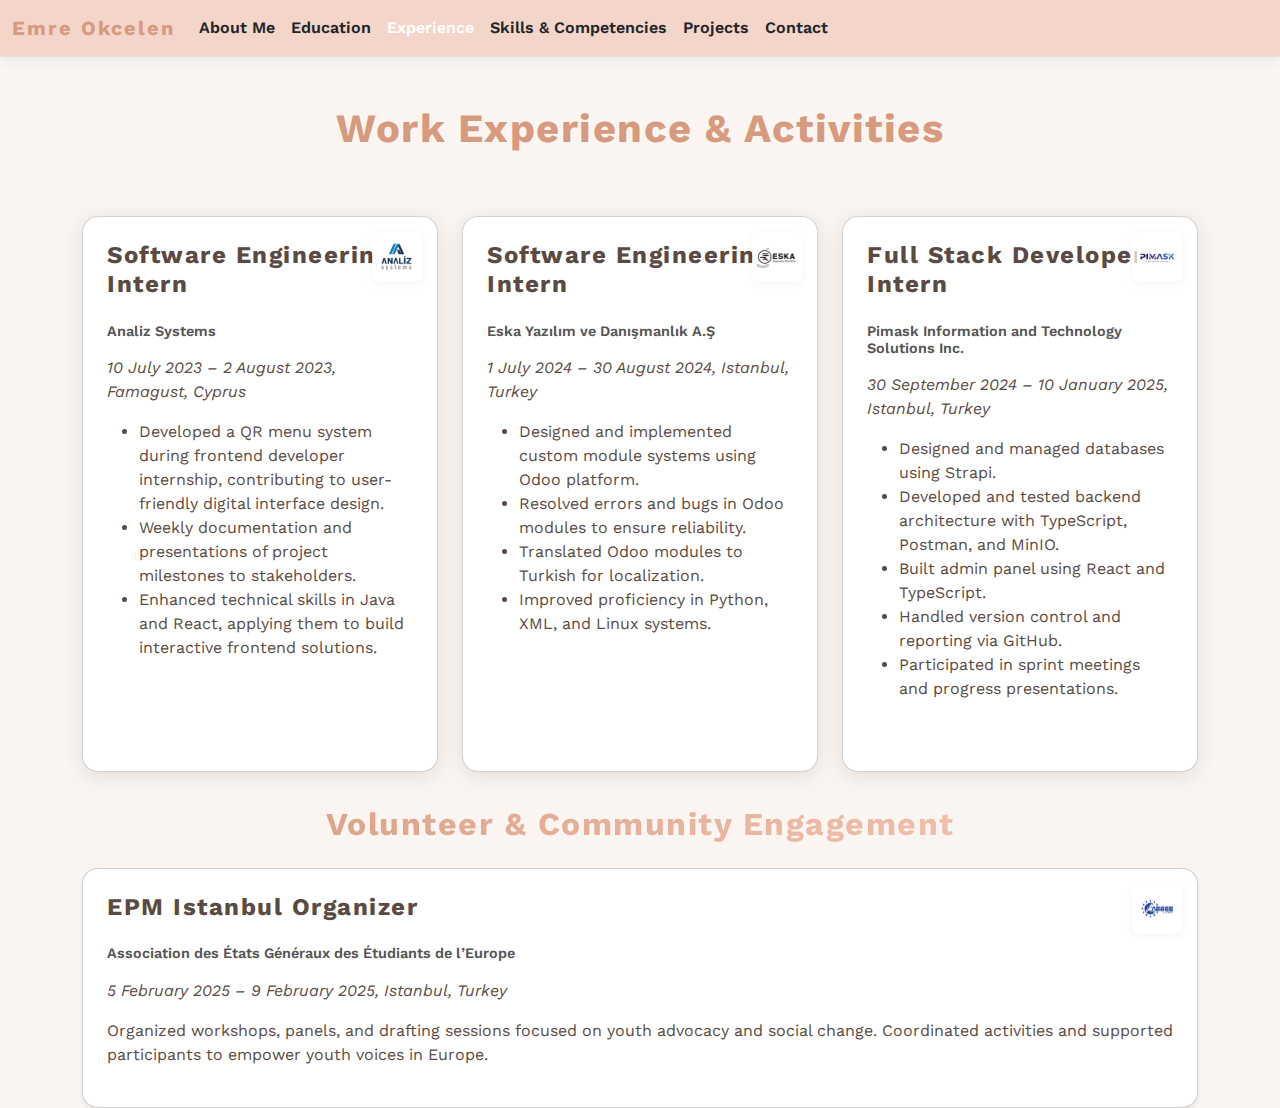
<file: site-root/experience.html>
<!-- filename: experience.html -->
<!DOCTYPE html>
<html lang="en">
<head>
  <meta charset="utf-8" />
  <title>Experience - Emre Okçelen</title>
  <meta name="viewport" content="width=device-width, initial-scale=1" />
  <link href="https://cdn.jsdelivr.net/npm/bootstrap@5.3.0/dist/css/bootstrap.min.css" rel="stylesheet" />
  <link rel="stylesheet" href="css/site.css" />
</head>
<body>
  <header>
    <nav class="navbar navbar-expand-sm navbar-toggleable-sm navbar-light bg-white border-bottom box-shadow mb-3">
      <div class="container-fluid">
        <a class="navbar-brand" href="index.html">Emre Okcelen</a>
        <button class="navbar-toggler" type="button" data-bs-toggle="collapse" data-bs-target=".navbar-collapse"
                aria-controls="navbarSupportedContent" aria-expanded="false" aria-label="Toggle navigation">
          <span class="navbar-toggler-icon"></span>
        </button>
        <div class="navbar-collapse collapse d-sm-inline-flex justify-content-between">
          <ul class="navbar-nav flex-grow-1">
            <li class="nav-item"><a class="nav-link text-dark" href="index.html">About Me</a></li>
            <li class="nav-item"><a class="nav-link text-dark" href="education.html">Education</a></li>
            <li class="nav-item">
              <a class="nav-link no-select">Experience</a>
            </li>
            <li class="nav-item"><a class="nav-link text-dark" href="skills.html">Skills & Competencies</a></li>
            <li class="nav-item"><a class="nav-link text-dark" href="projects.html">Projects</a></li>
            <li class="nav-item"><a class="nav-link text-dark" href="contact.html">Contact</a></li>
          </ul>
        </div>
      </div>
    </nav>
  </header>

  <div class="container mt-5">
    <h1 class="mb-5 text-center">Work Experience & Activities</h1>

    <div class="row gy-4">
      <div class="col-md-4">
        <div class="card p-4 h-100 position-relative white-card">
          <a href="https://analiz-systems.eu/" target="_blank" title="Analiz-Systems Website">
            <img src="images/analiz-logo.png" alt="Analiz Systems Logo" class="card-logo" />
          </a>
          <h4 class="card-title">Software Engineering Intern</h4>
          <h5 class="card-subtitle">Analiz Systems</h5>
          <p><em>10 July 2023 – 2 August 2023, Famagust, Cyprus</em></p>
          <ul>
            <li>Developed a QR menu system during frontend developer internship, contributing to user-friendly digital interface design.</li>
            <li>Weekly documentation and presentations of project milestones to stakeholders.</li>
            <li>Enhanced technical skills in Java and React, applying them to build interactive frontend solutions.</li>
          </ul>
        </div>
      </div>

      <div class="col-md-4">
        <div class="card p-4 h-100 position-relative white-card">
          <a href="https://www.eskayazilim.com.tr/" target="_blank" title="Eska Website">
            <img src="images/eska-logo.png" alt="Eska Yazılım Logo" class="card-logo" />
          </a>
          <h4 class="card-title">Software Engineering Intern</h4>
          <h5 class="card-subtitle">Eska Yazılım ve Danışmanlık A.Ş</h5>
          <p><em>1 July 2024 – 30 August 2024, Istanbul, Turkey</em></p>
          <ul>
            <li>Designed and implemented custom module systems using Odoo platform.</li>
            <li>Resolved errors and bugs in Odoo modules to ensure reliability.</li>
            <li>Translated Odoo modules to Turkish for localization.</li>
            <li>Improved proficiency in Python, XML, and Linux systems.</li>
          </ul>
        </div>
      </div>

      <div class="col-md-4">
        <div class="card p-4 h-100 position-relative white-card">
          <a href="https://www.pimask.com/" target="_blank" title="Pimask Website">
            <img src="images/pimask-logo.png" alt="Pimask Logo" class="card-logo" />
          </a>
          <h4 class="card-title">Full Stack Developer<br>Intern</h4>
          <h5 class="card-subtitle">Pimask Information and Technology Solutions Inc.</h5>
          <p><em>30 September 2024 – 10 January 2025, Istanbul, Turkey</em></p>
          <ul>
            <li>Designed and managed databases using Strapi.</li>
            <li>Developed and tested backend architecture with TypeScript, Postman, and MinIO.</li>
            <li>Built admin panel using React and TypeScript.</li>
            <li>Handled version control and reporting via GitHub.</li>
            <li>Participated in sprint meetings and progress presentations.</li>
          </ul>
        </div>
      </div>
    </div>

    <h2 class="mt-5 mb-4 text-center text-gradient">Volunteer & Community Engagement</h2>
    <div class="card volunteer p-4 shadow-sm position-relative white-card">
      <a href="http://aegeeistanbul.org/" target="_blank" title="AEGEE Istanbul Website">
        <img src="images/aegee-logo.png" alt="AEGEE Istanbul Logo" class="card-logo" />
      </a>
      <h4 class="card-title">EPM Istanbul Organizer</h4>
      <h5 class="card-subtitle">Association des États Généraux des Étudiants de l’Europe</h5>
      <p><em>5 February 2025 – 9 February 2025, Istanbul, Turkey</em></p>
      <p>
        Organized workshops, panels, and drafting sessions focused on youth advocacy and social change. Coordinated activities and supported participants to empower youth voices in Europe.
      </p>
    </div>
  </div>

  <script src="https://cdn.jsdelivr.net/npm/bootstrap@5.3.0/dist/js/bootstrap.bundle.min.js"></script>
</body>
</html>
</file>
<file: docs/css/site.css>
/* Font: Work Sans */
@import url('https://fonts.googleapis.com/css2?family=Work+Sans:wght@400;600;700&display=swap');

/* Genel */
html, body {
  margin: 0; padding: 0;
  height: 100%;
  background-color: #FAF5F0; /* çok açık şampanya pembesi */
  color: #5A4A42; /* sıcak koyu kahverengi-pembe */
  font-family: 'Work Sans', sans-serif; 
  font-size: 16px;
}

/* Navbar */
.navbar {
    background-color: #F3D6C9 !important; /* yumuşak şampanya pembesi */
    box-shadow: 0 2px 8px rgba(243, 214, 201, 0.5);
}

.navbar .nav-link {
    color: #5A4A42; /* koyu sıcak kahverengi-pembe */
    font-weight: 600;
    transition: color 0.3s ease;
}

.navbar .nav-link:hover,
.navbar .nav-link.active {
    color: #D79A7E; /* pastel açık kahve-pembe */
}

.navbar-brand {
    font-weight: 700;
    color: #D79A7E; /* pastel kahve-pembe */
    letter-spacing: 2px;
    font-family: 'Work Sans', sans-serif;
}

.navbar-toggler {
    border-color: #D79A7E;
}

.navbar-toggler-icon {
    background-image: url("data:image/svg+xml;charset=utf8,%3Csvg viewBox='0 0 30 30' xmlns='http://www.w3.org/2000/svg'%3E%3Cpath stroke='%23D79A7E' stroke-width='2' stroke-linecap='round' stroke-miterlimit='10' d='M4 7h22M4 15h22M4 23h22'/%3E%3C/svg%3E");
}

/* Kartlar */
.card {
    background: #FFF8F2; /* çok açık krem-pembe */
    color: #5A4A42;
    border-radius: 20px;
    box-shadow: 0 6px 15px rgba(215, 154, 126, 0.3);
    padding: 20px;
    margin: 15px 0;
    transition: transform 0.3s ease;
    font-family: 'Work Sans', sans-serif;
}

.card:hover {
    transform: translateY(-5px);
    box-shadow: 0 10px 25px rgba(215, 154, 126, 0.5);
}

/* Başlıklar */
h1, h2, h3, h4 {
    color: #D79A7E;
    font-weight: 700;
    letter-spacing: 1.5px;
    font-family: 'Work Sans', sans-serif;
}

/* Butonlar */
.btn-primary {
    background-color: #F5C9B8; /* yumuşak şampanya pembesi */
    border: none;
    color: #5A4A42;
    font-weight: 700;
    padding: 10px 25px;
    border-radius: 30px;
    box-shadow: 0 6px 12px rgba(215, 154, 126, 0.4);
    transition: background-color 0.3s ease, box-shadow 0.3s ease;
    font-family: 'Work Sans', sans-serif;
}

.btn-primary:hover {
    background-color: #D79A7E; /* koyu şampanya pembesi */
    box-shadow: 0 10px 25px rgba(215, 154, 126, 0.6);
    cursor: pointer;
}

/* Form input focus */
.form-control:focus {
    border-color: #D79A7E;
    box-shadow: 0 0 8px #D79A7E;
    background-color: #FFF1E6;
    color: #5A4A42;
    font-family: 'Work Sans', sans-serif;
}

/* Linkler */
a {
    color: #D79A7E;
    text-decoration: none;
    transition: color 0.3s ease;
    font-family: 'Work Sans', sans-serif;
}

a:hover {
    color: #F5C9B8;
}

/* Footer */
footer {
    background-color: #FAF5F0;
    color: #A0897E;
    text-align: center;
    padding: 15px 0;
    box-shadow: 0 -2px 8px rgba(215, 154, 126, 0.3);
    font-family: 'Work Sans', sans-serif;
}

.text-gradient {
    background: linear-gradient(90deg, #D79A7E, #F5C9B8);
    -webkit-background-clip: text;
    -webkit-text-fill-color: transparent;
}

.about-card {
    background-color: #ffffff;
    border: 2px solid #F3D6C9;
    transition: transform 0.3s ease;
}

.about-card:hover {
    transform: scale(1.01);
    box-shadow: 0 10px 30px rgba(215, 154, 126, 0.15);
}

.about-card a {
    color: #D79A7E;
    text-decoration: none;
    font-weight: 600;
}

.about-card a:hover {
    text-decoration: underline;
}

.profile-img {
    width: 220px;
    height: 220px;
    object-fit: cover;
    border: 5px solid #F3D6C9;
    transition: transform 0.3s ease;
}

.profile-img:hover {
    transform: scale(1.05);
    box-shadow: 0 8px 25px rgba(215, 154, 126, 0.25);
}

.profile-card {
    background-color: #FFF8F2;
    border: 2px solid #F5C9B8;
    border-radius: 1rem;
    transition: transform 0.3s ease, box-shadow 0.3s ease;
}

.profile-card:hover {
    transform: scale(1.03);
    box-shadow: 0 8px 25px rgba(215, 154, 126, 0.2);
}

.profile-img {
    width: 100%;
    height: 100%;
    object-fit: cover;
    border-radius: 0.75rem;
}

.profile-link {
    text-decoration: none;
}

/* Experience Sayfası - Özel Kart Teması */
.card.experience-card {
    background: #FFF5F0;
    color: #5A4A42;
    border-radius: 20px;
    box-shadow: 0 8px 20px rgba(215, 154, 126, 0.25);
    transition: transform 0.3s ease;
    font-family: 'Work Sans', sans-serif;
}

.card.experience-card:hover {
    transform: translateY(-5px);
    box-shadow: 0 12px 30px rgba(215, 154, 126, 0.35);
}

/* Gönüllü kartı için varyasyon */
.card.experience-card.volunteer {
    background: #FDEADA;
    box-shadow: 0 8px 25px rgba(215, 154, 126, 0.2);
}

/* Kart logoları */
.card-logo {
    position: absolute;
    top: 15px;
    right: 15px;
    width: 50px;
    height: 50px;
    object-fit: contain;
    border-radius: 8px;
    background: rgba(255, 255, 255, 0.7);
    padding: 5px;
    box-shadow: 0 2px 8px rgba(0,0,0,0.05);
    transition: transform 0.3s ease;
    display: block;
    margin-bottom: 1.5rem; /* Logonun altına ekstra boşluk */
}

.card-logo:hover {
    transform: scale(1.08);
}


.card-subtitle {
    font-size: 0.9rem;      /* Alt başlık daha küçük */
    font-weight: 600;      /* Daha kalın, belirgin */
    color: #555555;        /* Daha açık gri ton */
    margin-top: 1rem;    /* Üstten boşluk ekleyerek alt başlık olduğunu vurgular */
    margin-bottom: 1rem;   /* Altından boşluk ile altındaki yazıdan ayrılır */
    display: block;        /* Alt başlık olarak satır içi değil blok yapalım */
}

.card.volunteer:hover {
    transform: translateY(-5px);
    box-shadow: 0 10px 25px rgba(215, 154, 126, 0.5);
}
.education-row {
  display: flex;
  gap: 20px; /* Kartlar arasında yatay boşluk */
  flex-wrap: wrap; /* Küçük ekranlarda alt alta geçiş */
  justify-content: center; /* Ortalanması için */
}

.col-education {
  flex: 1 1 300px; /* Esnek genişlik, minimum 300px */
  max-width: 350px; /* Maksimum genişlik */
}

.education-card {
  padding: 20px;
  box-shadow: 0 6px 15px rgba(215, 154, 126, 0.3);
  transition: transform 0.3s ease, box-shadow 0.3s ease;
  background: #FFF8F2;
}

.education-card:hover {
  transform: translateY(-5px);
  box-shadow: 0 10px 25px rgba(215, 154, 126, 0.5);
}
/* Ortak beyaz kart stili */
.white-card {
    background-color: #fff;
    border-radius: 1rem; /* .rounded-4 karşılığı */
    box-shadow: 0 4px 20px rgba(0, 0, 0, 0.1);
    padding: 1.5rem;
    transition: transform 0.2s ease, box-shadow 0.2s ease;
}

.white-card:hover {
    transform: translateY(-4px);
    box-shadow: 0 6px 25px rgba(0, 0, 0, 0.15);
}
/* filename: css/site.css */
/* Please see documentation at https://learn.microsoft.com/aspnet/core/client-side/bundling-and-minification
for details on configuring this project to bundle and minify static web assets. */

a.navbar-brand {
  white-space: normal;
  text-align: center;
  word-break: break-all;
}

a {
  color: #0077cc;
}

.btn-primary {
  color: #fff;
  background-color: #1b6ec2;
  border-color: #1861ac;
}

.nav-pills .nav-link.active, .nav-pills .show > .nav-link {
  color: #fff;
  background-color: #1b6ec2;
  border-color: #1861ac;
}

.border-top {
  border-top: 1px solid #e5e5e5;
}
.border-bottom {
  border-bottom: 1px solid #e5e5e5;
}

.box-shadow {
  box-shadow: 0 .25rem .75rem rgba(0, 0, 0, .05);
}

button.accept-policy {
  font-size: 1rem;
  line-height: inherit;
}

.footer {
  position: absolute;
  bottom: 0;
  width: 100%;
  white-space: nowrap;
  line-height: 60px;
}

.no-select,
.no-select * {
  -webkit-user-select: none; /* Safari/Chrome */
  -moz-user-select: none;    /* Firefox */
  -ms-user-select: none;     /* IE10+ */
  user-select: none;         /* standart */
}

.navbar .nav-link.no-select {
  color: #ffffff !important; /* beyaz metin */
  transition: background-color .15s ease;
}
</file>
<file: site-root/css/site.css>
/* Font: Work Sans */
@import url('https://fonts.googleapis.com/css2?family=Work+Sans:wght@400;600;700&display=swap');

:root{
  --deep: #5A4A42;      /* ana koyu metin */
  --accent: #D79A7E;    /* başlık / vurgu */
  --bg-soft: #FFF8F2;   /* kart/arka plan */
  --btn: #F5C9B8;       /* buton ana */
  --nav-dark-bg: #5A4A42;/* koyu nav arka plan (varsa) */
  --nav-text-light: #FFF8F2; /* koyu arka planlarda okunur metin */
  --nav-text-dark: #5A4A42;  /* açık arka planda okunur metin */
  --muted: #A0897E;     /* footer gibi */
}

/* Genel */
html, body {
  margin: 0; padding: 0;
  height: 100%;
  background-color: #FAF5F0; /* çok açık şampanya pembesi */
  color: #5A4A42; /* sıcak koyu kahverengi-pembe */
  font-family: 'Work Sans', sans-serif; 
  font-size: 16px;
}

/* Navbar */
.navbar {
    background-color: #F3D6C9 !important; /* yumuşak şampanya pembesi */
    box-shadow: 0 2px 8px rgba(243, 214, 201, 0.5);
}

.navbar .nav-link {
    color: #5A4A42; /* koyu sıcak kahverengi-pembe */
    font-weight: 600;
    transition: color 0.3s ease;
}

.navbar .nav-link:hover,
.navbar .nav-link.active {
    color: #D79A7E; /* pastel açık kahve-pembe */
}

.navbar-brand {
    font-weight: 700;
    color: #D79A7E; /* pastel kahve-pembe */
    letter-spacing: 2px;
    font-family: 'Work Sans', sans-serif;
}

.navbar-toggler {
    border-color: #D79A7E;
}

.navbar-toggler-icon {
    background-image: url("data:image/svg+xml;charset=utf8,%3Csvg viewBox='0 0 30 30' xmlns='http://www.w3.org/2000/svg'%3E%3Cpath stroke='%23D79A7E' stroke-width='2' stroke-linecap='round' stroke-miterlimit='10' d='M4 7h22M4 15h22M4 23h22'/%3E%3C/svg%3E");
}

/* Kartlar */
.card {
    background: #FFF8F2; /* çok açık krem-pembe */
    color: #5A4A42;
    border-radius: 20px;
    box-shadow: 0 6px 15px rgba(215, 154, 126, 0.3);
    padding: 20px;
    margin: 15px 0;
    transition: transform 0.3s ease;
    font-family: 'Work Sans', sans-serif;
}

.card:hover {
    transform: translateY(-5px);
    box-shadow: 0 10px 25px rgba(215, 154, 126, 0.5);
}

/* Başlıklar */
h1, h2, h3, h4 {
    color: #D79A7E;
    font-weight: 700;
    letter-spacing: 1.5px;
    font-family: 'Work Sans', sans-serif;
}

.btn-primary {
  background-color: var(--btn);
  border: none;
  color: var(--deep);
  font-weight: 700;
  padding: 10px 25px;
  border-radius: 30px;
  box-shadow: 0 6px 12px rgba(215, 154, 126, 0.4);
  transition: background-color 0.3s ease, box-shadow 0.3s ease;
}

.btn-primary:hover {
    background-color: #D79A7E; /* koyu şampanya pembesi */
    box-shadow: 0 10px 25px rgba(215, 154, 126, 0.6);
    cursor: pointer;
}

/* Eğer koyu buton da istiyorsan: */
.btn-dark {
  background-color: #444547;
  border-color: #444547;
  color: #fff;
}

/* Form input focus */
.form-control:focus {
    border-color: #D79A7E;
    box-shadow: 0 0 8px #D79A7E;
    background-color: #FFF1E6;
    color: #5A4A42;
    font-family: 'Work Sans', sans-serif;
}

a {
  color: var(--accent);
  text-decoration: none;
  transition: color 0.3s ease;
  font-family: 'Work Sans', sans-serif;
}

a:hover {
  color: var(--btn);
}

/* Footer */
footer {
    background-color: #FAF5F0;
    color: #A0897E;
    text-align: center;
    padding: 15px 0;
    box-shadow: 0 -2px 8px rgba(215, 154, 126, 0.3);
    font-family: 'Work Sans', sans-serif;
}

.text-gradient {
    background: linear-gradient(90deg, #D79A7E, #F5C9B8);
    -webkit-background-clip: text;
    -webkit-text-fill-color: transparent;
}

.about-card {
    background-color: #ffffff;
    border: 2px solid #F3D6C9;
    transition: transform 0.3s ease;
}

.about-card:hover {
    transform: scale(1.01);
    box-shadow: 0 10px 30px rgba(215, 154, 126, 0.15);
}

.about-card a {
    color: #D79A7E;
    text-decoration: none;
    font-weight: 600;
}

.about-card a:hover {
    text-decoration: underline;
}

.profile-img {
    width: 220px;
    height: 220px;
    object-fit: cover;
    border: 5px solid #F3D6C9;
    transition: transform 0.3s ease;
}

.profile-img:hover {
    transform: scale(1.05);
    box-shadow: 0 8px 25px rgba(215, 154, 126, 0.25);
}

.profile-card {
    background-color: #FFF8F2;
    border: 2px solid #F5C9B8;
    border-radius: 1rem;
    transition: transform 0.3s ease, box-shadow 0.3s ease;
}

.profile-card:hover {
    transform: scale(1.03);
    box-shadow: 0 8px 25px rgba(215, 154, 126, 0.2);
}

.profile-img {
    width: 100%;
    height: 100%;
    object-fit: cover;
    border-radius: 0.75rem;
}

.profile-link {
    text-decoration: none;
}

/* Experience Sayfası - Özel Kart Teması */
.card.experience-card {
    background: #FFF5F0;
    color: #5A4A42;
    border-radius: 20px;
    box-shadow: 0 8px 20px rgba(215, 154, 126, 0.25);
    transition: transform 0.3s ease;
    font-family: 'Work Sans', sans-serif;
}

.card.experience-card:hover {
    transform: translateY(-5px);
    box-shadow: 0 12px 30px rgba(215, 154, 126, 0.35);
}

/* Gönüllü kartı için varyasyon */
.card.experience-card.volunteer {
    background: #FDEADA;
    box-shadow: 0 8px 25px rgba(215, 154, 126, 0.2);
}

/* Kart logoları */
.card-logo {
    position: absolute;
    top: 15px;
    right: 15px;
    width: 50px;
    height: 50px;
    object-fit: contain;
    border-radius: 8px;
    background: rgba(255, 255, 255, 0.7);
    padding: 5px;
    box-shadow: 0 2px 8px rgba(0,0,0,0.05);
    transition: transform 0.3s ease;
    display: block;
    margin-bottom: 1.5rem; /* Logonun altına ekstra boşluk */
}

.card-logo:hover {
    transform: scale(1.08);
}


.card-subtitle {
    font-size: 0.9rem;      /* Alt başlık daha küçük */
    font-weight: 600;      /* Daha kalın, belirgin */
    color: #555555;        /* Daha açık gri ton */
    margin-top: 1rem;    /* Üstten boşluk ekleyerek alt başlık olduğunu vurgular */
    margin-bottom: 1rem;   /* Altından boşluk ile altındaki yazıdan ayrılır */
    display: block;        /* Alt başlık olarak satır içi değil blok yapalım */
}

.card.volunteer:hover {
    transform: translateY(-5px);
    box-shadow: 0 10px 25px rgba(215, 154, 126, 0.5);
}
.education-row {
  display: flex;
  gap: 20px; /* Kartlar arasında yatay boşluk */
  flex-wrap: wrap; /* Küçük ekranlarda alt alta geçiş */
  justify-content: center; /* Ortalanması için */
}

.col-education {
  flex: 1 1 300px; /* Esnek genişlik, minimum 300px */
  max-width: 350px; /* Maksimum genişlik */
}

.education-card {
  padding: 20px;
  box-shadow: 0 6px 15px rgba(215, 154, 126, 0.3);
  transition: transform 0.3s ease, box-shadow 0.3s ease;
  background: #FFF8F2;
}

.education-card:hover {
  transform: translateY(-5px);
  box-shadow: 0 10px 25px rgba(215, 154, 126, 0.5);
}
/* Ortak beyaz kart stili */
.white-card {
    background-color: #fff;
    border-radius: 1rem; /* .rounded-4 karşılığı */
    box-shadow: 0 4px 20px rgba(0, 0, 0, 0.1);
    padding: 1.5rem;
    transition: transform 0.2s ease, box-shadow 0.2s ease;
}

.white-card:hover {
    transform: translateY(-4px);
    box-shadow: 0 6px 25px rgba(0, 0, 0, 0.15);
}
/* filename: css/site.css */
/* Please see documentation at https://learn.microsoft.com/aspnet/core/client-side/bundling-and-minification
for details on configuring this project to bundle and minify static web assets. */

a.navbar-brand {
  white-space: normal;
  text-align: center;
  word-break: break-all;
}

a {
  color: #444547;
}

.btn-primary {
  color: black;
  background-color: #444547;
  border-color: #444547;
}

/* Nav-pills: varsayılan koyu arka plan, beyaz metin; hover hafif açılır; seçili (active) durumda kelime kesin beyaz */
.nav-pills .nav-link,
.nav-pills .nav-link:link,
.nav-pills .nav-link:visited {
  color: black !important;                /* metin beyaz (okunur) */
  font-weight: 600;
  border-radius: 8px;
  margin: 0.15rem;
  padding: 0.5rem 0.9rem;
  transition: background-color 0.18s ease, color 0.18s ease, transform 0.12s ease;
  display: inline-flex;
  align-items: center;
  gap: 0.5rem;
}

/* Hover: biraz daha açık bir ton, küçük yükselme efekti */
.nav-pills .nav-link:hover {
  background-color: rgba(68, 68, 71, 0.9); /* var(--nav-dark-bg) biraz açılmış hali */
  color: #fff !important;
  transform: translateY(-2px);
}

/* Aktif/seçili durumda: arka plan daha koyu veya vurgu rengi, içindeki kelime beyaz */
.nav-pills .nav-link.active,
.nav-pills .nav-link.show {
  background-color: var(--nav-dark-bg); /* koyu arka plan */
  color: #fff !important;            /* kesin beyaz olarak kalır */
  font-weight: 700 !important;
  box-shadow: 0 6px 14px rgba(0,0,0,0.18);
  border-bottom: 3px solid #111 !important;
}

/* Eğer nav içindeki butonların iç metni ayrı bir <span> ile sarılıysa (örnek: <a><span>Metin</span></a>) */
/* bu durumda kesin beyazlık için şu ekstra kuralı da ekleyebilirsin: */
.nav-pills .nav-link.active span,
.nav-pills .nav-link.show span {
  color: #fff !important;
}


.border-top {
  border-top: 1px solid #e5e5e5;
}
.border-bottom {
  border-bottom: 1px solid #e5e5e5;
}

.box-shadow {
  box-shadow: 0 .25rem .75rem rgba(0, 0, 0, .05);
}

button.accept-policy {
  font-size: 1rem;
  line-height: inherit;
}

.footer {
  position: absolute;
  bottom: 0;
  width: 100%;
  white-space: nowrap;
  line-height: 60px;
}

.no-select,
.no-select * {
  -webkit-user-select: none; /* Safari/Chrome */
  -moz-user-select: none;    /* Firefox */
  -ms-user-select: none;     /* IE10+ */
  user-select: none;         /* standart */
}

.navbar .nav-link.no-select {
  color: #ffffff !important; /* beyaz metin */
  transition: background-color .15s ease;
}

/* Accordion içindeki tüm linklere tutarlı "verify badge on hover" davranışı */
.accordion-body a,
.accordion-body a.verify-link {
  display: inline-block;
  color: var(--deep);
  font-weight: 700;
  padding: 6px 10px;               /* normalde de padding var => hover sırasında kayma olmaz */
  border-radius: 999px;
  text-decoration: none;
  transition: background .18s ease, color .15s ease, transform .12s ease, box-shadow .18s ease;
  border: none;
  box-shadow: none;
}

/* Hover: koyu arka plan, beyaz metin, hafif yükselme */
.accordion-body a:hover,
.accordion-body a.verify-link:hover {
  background: var(--nav-dark-bg);
  color: #fff;
  transform: translateY(-2px);
  box-shadow: 0 4px 10px rgba(0,0,0,0.12);
  text-decoration: none;
}

/* Dokunmatik cihazlar için :active/de-focus davranışı (isteğe bağlı) */
.accordion-body a:active,
.accordion-body a:focus {
  outline: none;
  transform: translateY(0);
  box-shadow: 0 2px 6px rgba(0,0,0,0.1);
}

/* Tercih edilen animasyon azaltma (erişilebilirlik) */
@media (prefers-reduced-motion: reduce) {
  .accordion-body a,
  .accordion-body a.verify-link {
    transition: none;
  }
  .accordion-body a:hover,
  .accordion-body a.verify-link:hover {
    transform: none;
  }
}


/* Skills listesi - öğeleri yan yana ve alt satıra geçebilir şekilde */
.card-body ul.list-group {
  display: flex;
  flex-wrap: wrap;       /* öğeler alt satıra geçebilir */
  gap: 8px;              /* öğeler arası boşluk */
  padding-left: 0;
  margin-bottom: 0;
}

.card-body ul.list-group li.list-group-item {
  flex: 0 1 auto;        /* genişlik içeriğe göre, taşarsa alt satıra geçer */
  display: inline-block;  /* yan yana durmasını sağlar */
  white-space: nowrap;    /* çok uzun isimler satırı bozmasın */
  background-color: #fff;
  color: var(--deep);
  font-weight: 600;
  padding: 6px 12px;
  border-radius: 12px;
  box-shadow: 0 3px 8px rgba(215,154,126,0.2);
  list-style: none;
  font-size: 0.9rem;
  transition: transform 0.2s ease, box-shadow 0.2s ease;
}

.card-body ul.list-group li.list-group-item:hover {
  transform: translateY(-2px);
  box-shadow: 0 5px 15px rgba(215,154,126,0.3);
}
.list-group-horizontal li {
  display: inline-flex; /* veya inline-block */
  margin-right: 0.1rem; /* sağ boşluk */
  margin-bottom: 0.2rem; /* alt satır boşluğu için */
}
</file>
